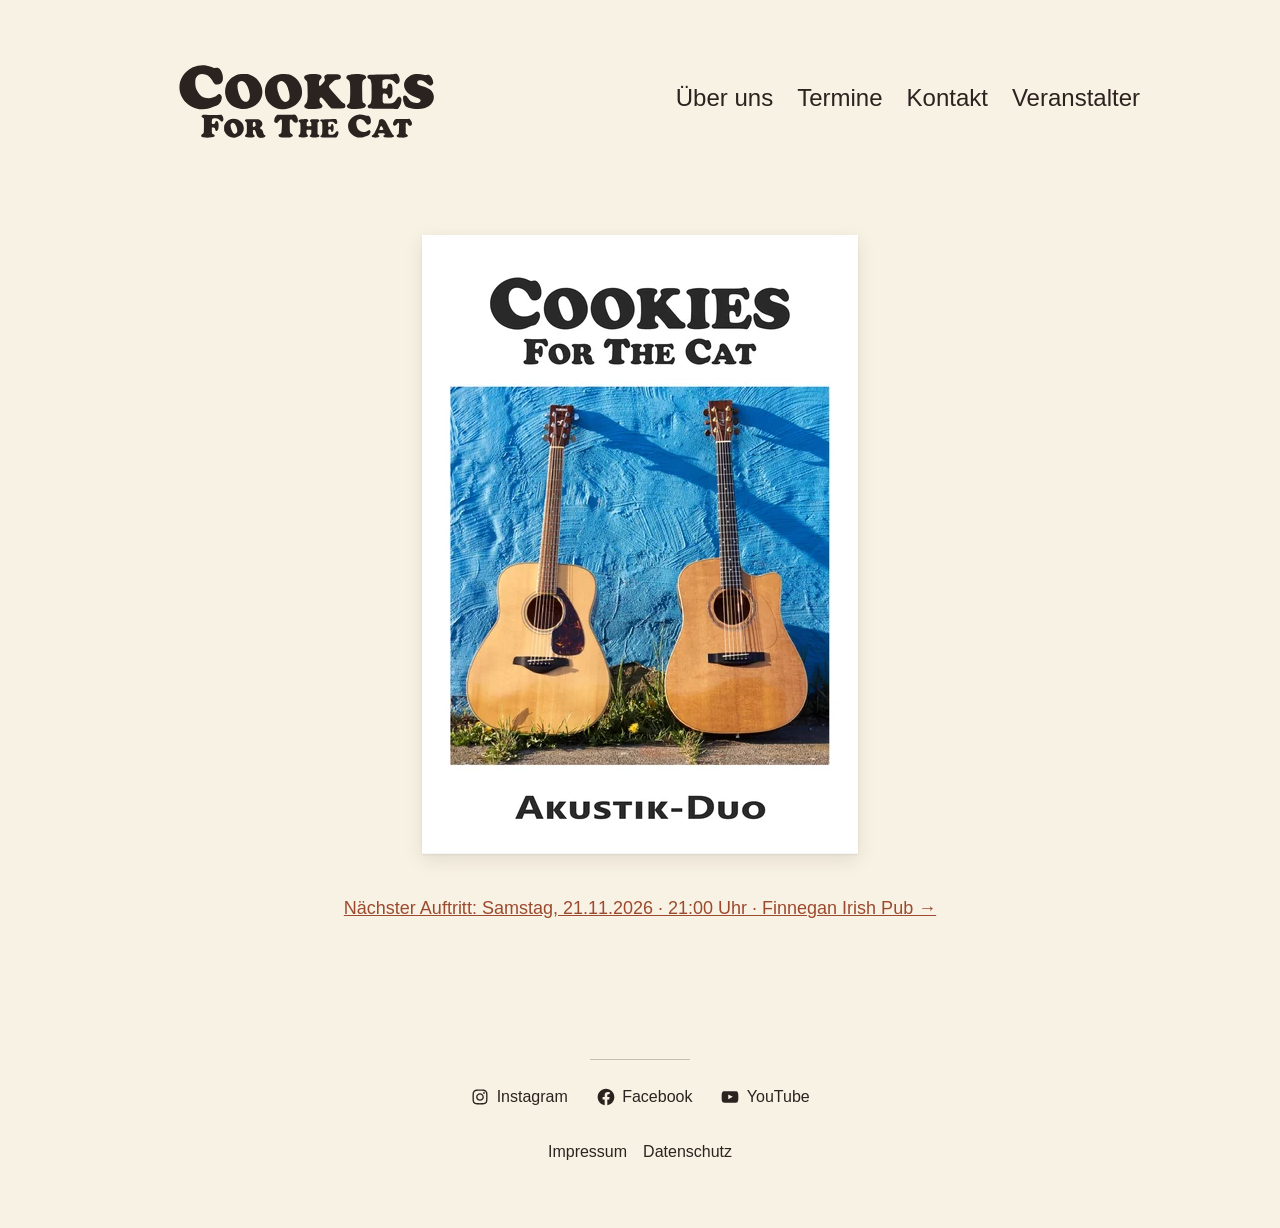
<file: index.html>
<!DOCTYPE html>
<html lang="de">
<head>
<meta charset="utf-8">
<meta name="viewport" content="width=device-width, initial-scale=1">
<title>Cookies For The Cat</title>
<meta name="description" content="Cookies For The Cat – Akustik-Duo aus Schleswig-Holstein. Zwei Gitarren, zwei Stimmen, Folk, Rock, Country und Americana.">
<link rel="canonical" href="https://www.cookiesforthecat.de/">
<meta property="og:type" content="website">
<meta property="og:locale" content="de_DE">
<meta property="og:site_name" content="Cookies For The Cat">
<meta property="og:title" content="Cookies For The Cat">
<meta property="og:description" content="Cookies For The Cat – Akustik-Duo aus Schleswig-Holstein. Zwei Gitarren, zwei Stimmen, Folk, Rock, Country und Americana.">
<meta property="og:url" content="https://www.cookiesforthecat.de/">
<meta property="og:image" content="https://www.cookiesforthecat.de/assets/img/share.jpg">
<meta property="og:image:width" content="1200">
<meta property="og:image:height" content="630">
<meta property="og:image:alt" content="Cookies For The Cat: Tula Kratzmann und Volkmar Steffen mit ihren Gitarren in einem Kornfeld.">
<meta name="twitter:card" content="summary_large_image">
<meta name="theme-color" content="#f8f2e4">
<link rel="icon" href="favicon.ico" sizes="16x16 32x32 48x48">
<link rel="apple-touch-icon" href="apple-touch-icon.png">
<link rel="manifest" href="site.webmanifest">
<link rel="stylesheet" href="assets/style.css">
<script type="application/ld+json">
{
  "@context": "https://schema.org",
  "@type": "MusicGroup",
  "name": "Cookies For The Cat",
  "url": "https://www.cookiesforthecat.de/",
  "description": "Akustik-Duo aus Schleswig-Holstein. Zwei Gitarren, zwei Stimmen, Folk, Rock, Country und Americana.",
  "genre": ["Folk", "Rock", "Country", "Americana"],
  "foundingDate": "2017",
  "email": "kontakt@cookiesforthecat.de",
  "image": "https://www.cookiesforthecat.de/assets/img/share.jpg",
  "logo": "https://www.cookiesforthecat.de/assets/wordmark.svg",
  "member": [
    { "@type": "Person", "name": "Volkmar Steffen" },
    { "@type": "Person", "name": "Tula Kratzmann" }
  ],
  "sameAs": [
    "https://www.instagram.com/cookiesforthecat_de/",
    "https://www.facebook.com/CookiesForTheCat",
    "https://www.youtube.com/channel/UCidFSXmjvn1XzTlVbOlp90w"
  ]
}
</script>
</head>
<body>

<a class="skip-link" href="#inhalt">Zum Inhalt springen</a>

<header class="site-header">
  <div class="wrap site-header-inner">
    <p class="site-title"><a href="./"><img src="assets/wordmark.svg"
      alt="Cookies For The Cat" width="1386" height="314"></a></p>
    <nav class="site-nav" aria-label="Hauptnavigation">
      <ul>
        <li><a href="ueber-uns/">Über uns</a></li>
        <li><a href="termine/">Termine</a></li>
        <li><a href="kontakt/">Kontakt</a></li>
        <li><a href="veranstalter/">Veranstalter</a></li>
      </ul>
    </nav>
  </div>
</header>

<main id="inhalt" class="wrap">
  <h1 class="visually-hidden">Cookies For The Cat</h1>

  <figure class="flyer"><img src="assets/img/startseite.webp" fetchpriority="high"
    width="436" height="619"
    alt="Flyer: Cookies For The Cat, Akustik-Duo für Rock, Pop und Folk. Zwei Akustikgitarren lehnen an einer blau gestrichenen Wand."></figure>

  <!-- NEXT:START — generated by skripte/termine.py. -->
  <p class="centred"><a href="termine/">Nächster Auftritt: Samstag, 21.11.2026 · 21:00 Uhr &middot; Finnegan Irish Pub &rarr;</a></p>
  <!-- NEXT:END -->
</main>

<footer class="site-footer">
  <div class="wrap">
    <hr class="footer-rule">
    <ul class="social">
        <li><a href="https://www.instagram.com/cookiesforthecat_de/" rel="noopener" target="_blank"><svg viewBox="0 0 24 24" aria-hidden="true" focusable="false"><path d="M12,4.622c2.403,0,2.688,0.009,3.637,0.052c0.877,0.04,1.354,0.187,1.671,0.31c0.42,0.163,0.72,0.358,1.035,0.673c0.315,0.315,0.51,0.615,0.673,1.035c0.123,0.317,0.27,0.794,0.31,1.671c0.043,0.949,0.052,1.234,0.052,3.637s-0.009,2.688-0.052,3.637c-0.04,0.877-0.187,1.354-0.31,1.671c-0.163,0.42-0.358,0.72-0.673,1.035c-0.315,0.315-0.615,0.51-1.035,0.673c-0.317,0.123-0.794,0.27-1.671,0.31c-0.949,0.043-1.233,0.052-3.637,0.052s-2.688-0.009-3.637-0.052c-0.877-0.04-1.354-0.187-1.671-0.31c-0.42-0.163-0.72-0.358-1.035-0.673c-0.315-0.315-0.51-0.615-0.673-1.035c-0.123-0.317-0.27-0.794-0.31-1.671C4.631,14.688,4.622,14.403,4.622,12s0.009-2.688,0.052-3.637c0.04-0.877,0.187-1.354,0.31-1.671c0.163-0.42,0.358-0.72,0.673-1.035c0.315-0.315,0.615-0.51,1.035-0.673c0.317-0.123,0.794-0.27,1.671-0.31C9.312,4.631,9.597,4.622,12,4.622 M12,3C9.556,3,9.249,3.01,8.289,3.054C7.331,3.098,6.677,3.25,6.105,3.472C5.513,3.702,5.011,4.01,4.511,4.511c-0.5,0.5-0.808,1.002-1.038,1.594C3.25,6.677,3.098,7.331,3.054,8.289C3.01,9.249,3,9.556,3,12c0,2.444,0.01,2.751,0.054,3.711c0.044,0.958,0.196,1.612,0.418,2.185c0.23,0.592,0.538,1.094,1.038,1.594c0.5,0.5,1.002,0.808,1.594,1.038c0.572,0.222,1.227,0.375,2.185,0.418C9.249,20.99,9.556,21,12,21s2.751-0.01,3.711-0.054c0.958-0.044,1.612-0.196,2.185-0.418c0.592-0.23,1.094-0.538,1.594-1.038c0.5-0.5,0.808-1.002,1.038-1.594c0.222-0.572,0.375-1.227,0.418-2.185C20.99,14.751,21,14.444,21,12s-0.01-2.751-0.054-3.711c-0.044-0.958-0.196-1.612-0.418-2.185c-0.23-0.592-0.538-1.094-1.038-1.594c-0.5-0.5-1.002-0.808-1.594-1.038c-0.572-0.222-1.227-0.375-2.185-0.418C14.751,3.01,14.444,3,12,3L12,3z M12,7.378c-2.552,0-4.622,2.069-4.622,4.622S9.448,16.622,12,16.622s4.622-2.069,4.622-4.622S14.552,7.378,12,7.378z M12,15c-1.657,0-3-1.343-3-3s1.343-3,3-3s3,1.343,3,3S13.657,15,12,15z M16.804,6.116c-0.596,0-1.08,0.484-1.08,1.08s0.484,1.08,1.08,1.08c0.596,0,1.08-0.484,1.08-1.08S17.401,6.116,16.804,6.116z"></path></svg><span>Instagram</span></a></li>
        <li><a href="https://www.facebook.com/CookiesForTheCat" rel="noopener" target="_blank"><svg viewBox="0 0 24 24" aria-hidden="true" focusable="false"><path d="M12 2C6.5 2 2 6.5 2 12c0 5 3.7 9.1 8.4 9.9v-7H7.9V12h2.5V9.8c0-2.5 1.5-3.9 3.8-3.9 1.1 0 2.2.2 2.2.2v2.5h-1.3c-1.2 0-1.6.8-1.6 1.6V12h2.8l-.4 2.9h-2.3v7C18.3 21.1 22 17 22 12c0-5.5-4.5-10-10-10z"></path></svg><span>Facebook</span></a></li>
        <li><a href="https://www.youtube.com/channel/UCidFSXmjvn1XzTlVbOlp90w" rel="noopener" target="_blank"><svg viewBox="0 0 24 24" aria-hidden="true" focusable="false"><path d="M21.8,8.001c0,0-0.195-1.378-0.795-1.985c-0.76-0.797-1.613-0.801-2.004-0.847c-2.799-0.202-6.997-0.202-6.997-0.202h-0.009c0,0-4.198,0-6.997,0.202C4.608,5.216,3.756,5.22,2.995,6.016C2.395,6.623,2.2,8.001,2.2,8.001S2,9.62,2,11.238v1.517c0,1.618,0.2,3.237,0.2,3.237s0.195,1.378,0.795,1.985c0.761,0.797,1.76,0.771,2.205,0.855c1.6,0.153,6.8,0.201,6.8,0.201s4.203-0.006,7.001-0.209c0.391-0.047,1.243-0.051,2.004-0.847c0.6-0.607,0.795-1.985,0.795-1.985s0.2-1.618,0.2-3.237v-1.517C22,9.62,21.8,8.001,21.8,8.001z M9.935,14.594l-0.001-5.62l5.404,2.82L9.935,14.594z"></path></svg><span>YouTube</span></a></li>
    </ul>
    <ul class="legal">
      <li><a href="impressum/">Impressum</a></li>
      <li><a href="datenschutz/">Datenschutz</a></li>
    </ul>
  </div>
</footer>

</body>
</html>
</file>
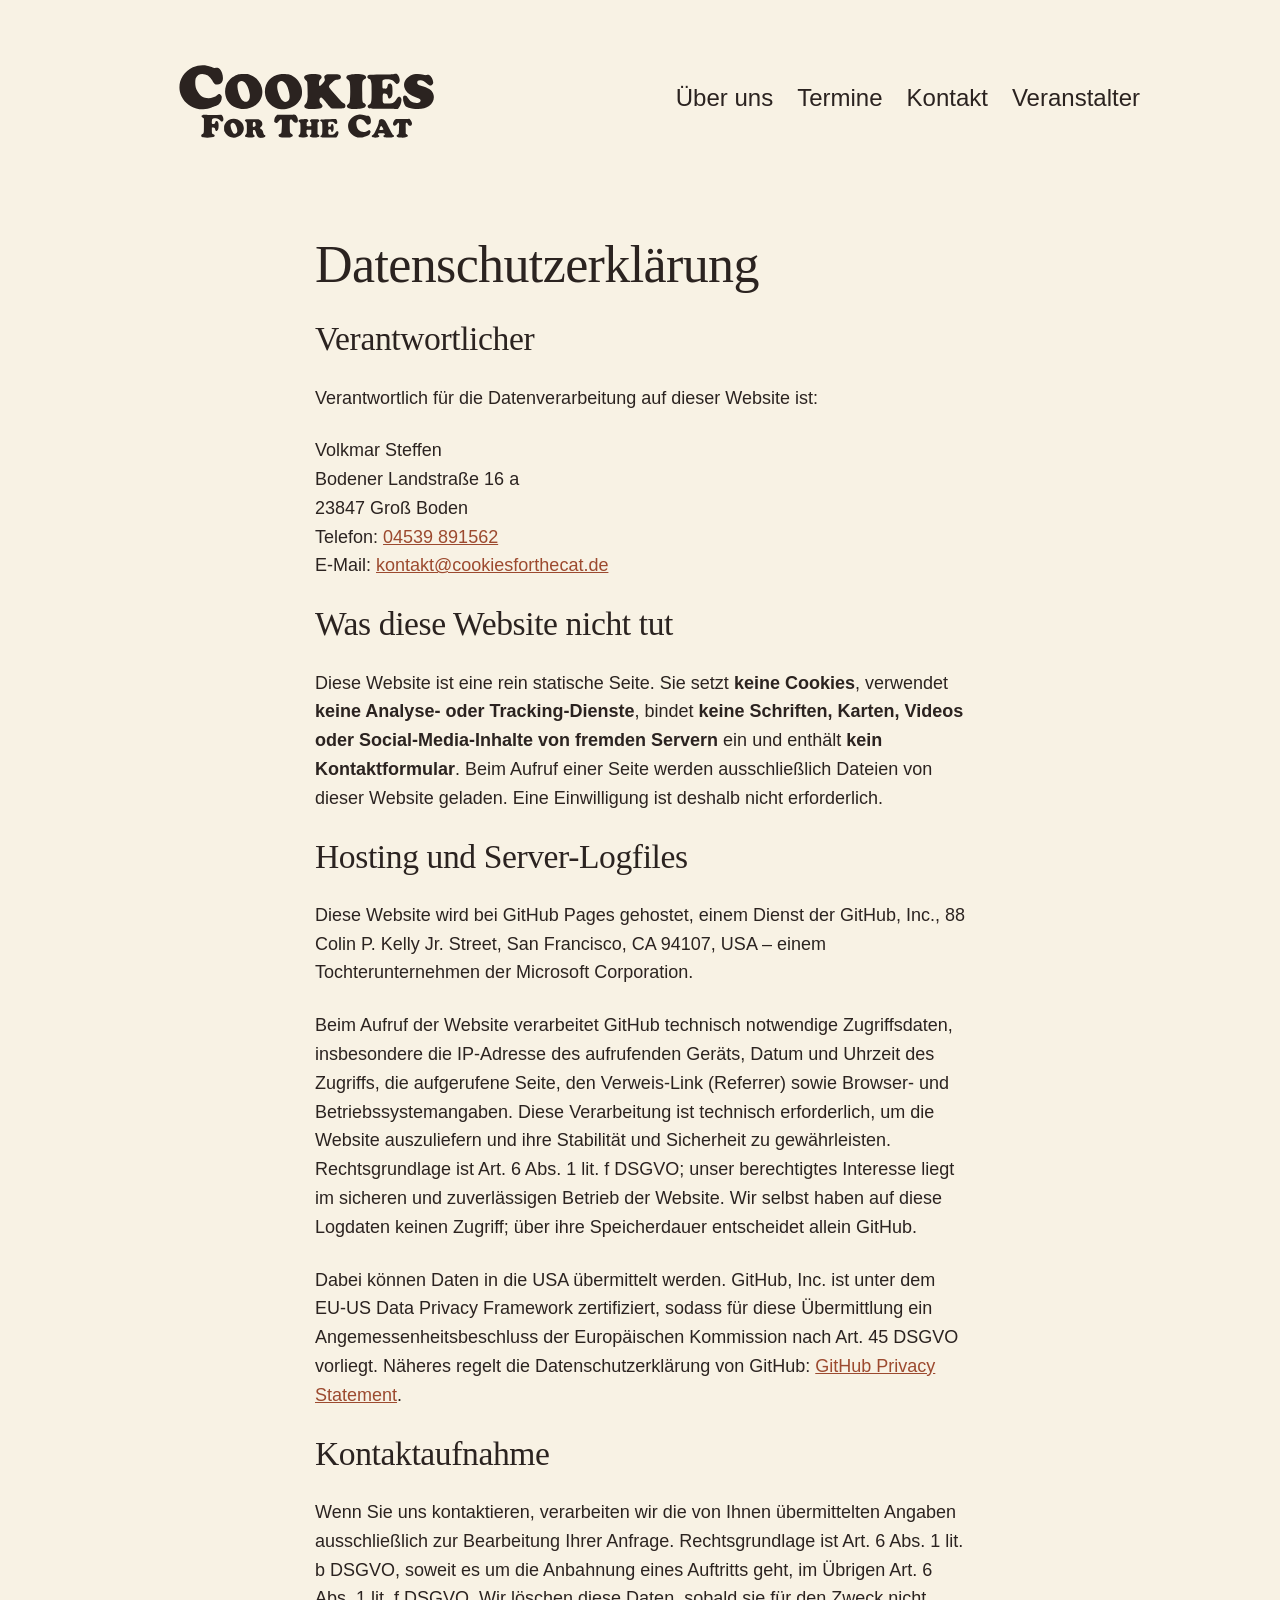
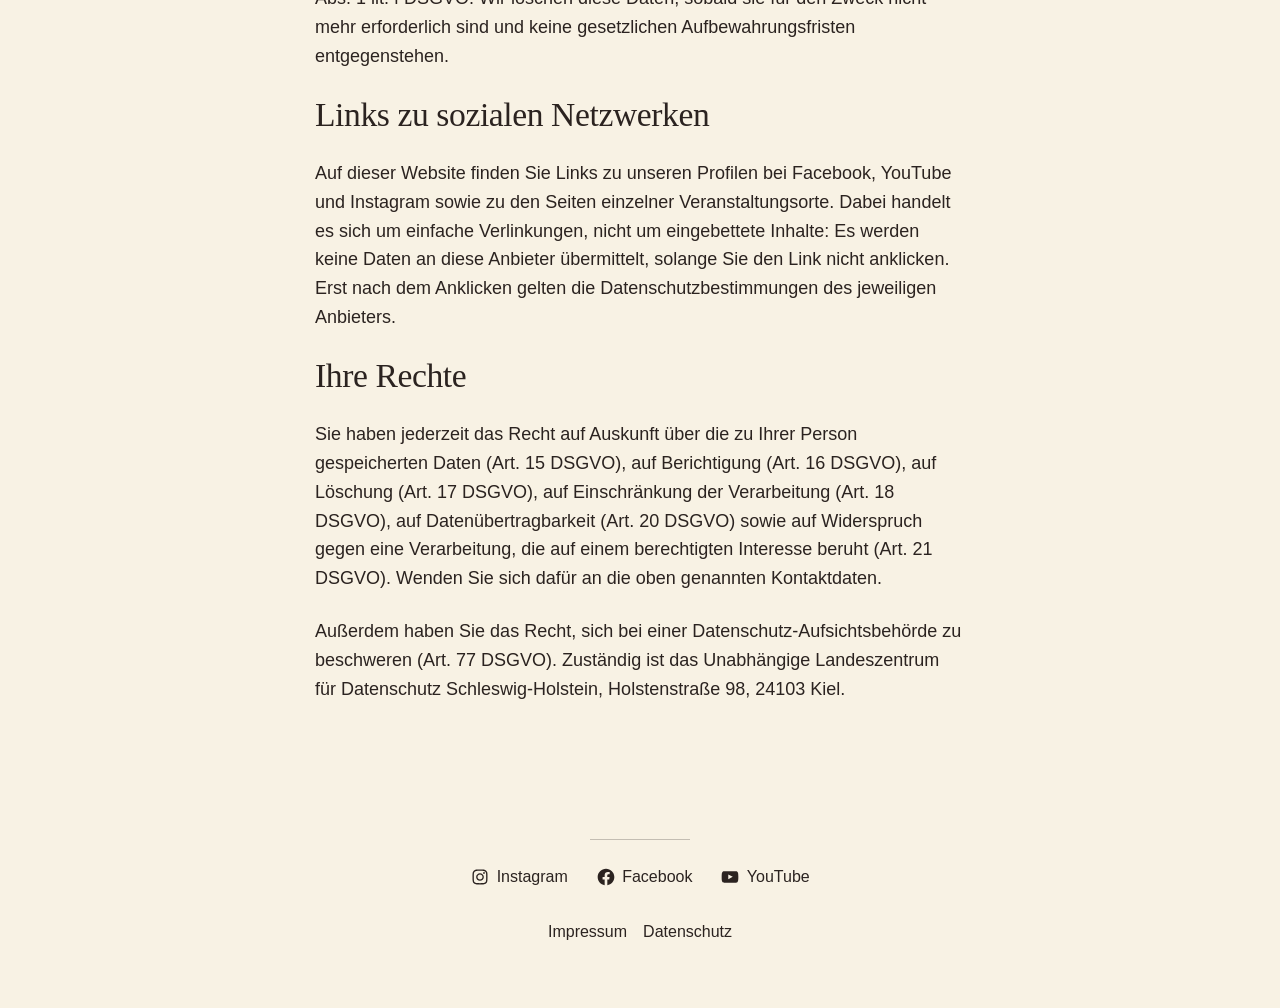
<file: datenschutz/index.html>
<!DOCTYPE html>
<html lang="de">
<head>
<meta charset="utf-8">
<meta name="viewport" content="width=device-width, initial-scale=1">
<title>Datenschutzerklärung – Cookies For The Cat</title>
<meta name="description" content="Wie diese Website mit personenbezogenen Daten umgeht: keine Cookies, kein Tracking, keine Inhalte von fremden Servern.">
<meta name="robots" content="max-image-preview:large">
<link rel="canonical" href="https://www.cookiesforthecat.de/datenschutz/">
<meta property="og:type" content="website">
<meta property="og:locale" content="de_DE">
<meta property="og:site_name" content="Cookies For The Cat">
<meta property="og:title" content="Datenschutzerklärung – Cookies For The Cat">
<meta property="og:description" content="Wie diese Website mit personenbezogenen Daten umgeht: keine Cookies, kein Tracking, keine Inhalte von fremden Servern.">
<meta property="og:url" content="https://www.cookiesforthecat.de/datenschutz/">
<meta property="og:image" content="https://www.cookiesforthecat.de/assets/img/share.jpg">
<meta property="og:image:width" content="1200">
<meta property="og:image:height" content="630">
<meta property="og:image:alt" content="Cookies For The Cat: Tula Kratzmann und Volkmar Steffen mit ihren Gitarren in einem Kornfeld.">
<meta name="twitter:card" content="summary_large_image">
<meta name="theme-color" content="#f8f2e4">
<link rel="icon" href="../favicon.ico" sizes="16x16 32x32 48x48">
<link rel="apple-touch-icon" href="../apple-touch-icon.png">
<link rel="manifest" href="../site.webmanifest">
<link rel="stylesheet" href="../assets/style.css">
</head>
<body>

<a class="skip-link" href="#inhalt">Zum Inhalt springen</a>

<header class="site-header">
  <div class="wrap site-header-inner">
    <p class="site-title"><a href="../"><img src="../assets/wordmark.svg"
      alt="Cookies For The Cat" width="1386" height="314"></a></p>
    <nav class="site-nav" aria-label="Hauptnavigation">
      <ul>
        <li><a href="../ueber-uns/">Über uns</a></li>
        <li><a href="../termine/">Termine</a></li>
        <li><a href="../kontakt/">Kontakt</a></li>
        <li><a href="../veranstalter/">Veranstalter</a></li>
      </ul>
    </nav>
  </div>
</header>

<main id="inhalt" class="wrap">
  <div class="content">
    <h1>Datenschutzerklärung</h1>
  </div>

  <div class="content">
    <h2>Verantwortlicher</h2>
    <p>Verantwortlich für die Datenverarbeitung auf dieser Website ist:</p>
    <address>Volkmar Steffen<br>
      Bodener Landstraße 16 a<br>
      23847 Groß Boden<br>
      Telefon: <a href="tel:+494539891562">04539 891562</a><br>
      E-Mail: <a href="mailto:kontakt@cookiesforthecat.de">kontakt@cookiesforthecat.de</a></address>

    <h2>Was diese Website nicht tut</h2>
    <p>Diese Website ist eine rein statische Seite. Sie setzt <strong>keine
      Cookies</strong>, verwendet <strong>keine Analyse- oder Tracking-Dienste</strong>,
      bindet <strong>keine Schriften, Karten, Videos oder Social-Media-Inhalte von
      fremden Servern</strong> ein und enthält <strong>kein Kontaktformular</strong>.
      Beim Aufruf einer Seite werden ausschließlich Dateien von dieser Website
      geladen. Eine Einwilligung ist deshalb nicht erforderlich.</p>

    <h2>Hosting und Server-Logfiles</h2>
    <p>Diese Website wird bei GitHub Pages gehostet, einem Dienst der GitHub, Inc.,
      88 Colin P. Kelly Jr. Street, San Francisco, CA 94107, USA – einem
      Tochterunternehmen der Microsoft Corporation.</p>
    <p>Beim Aufruf der Website verarbeitet GitHub technisch notwendige
      Zugriffsdaten, insbesondere die IP-Adresse des aufrufenden Geräts, Datum und
      Uhrzeit des Zugriffs, die aufgerufene Seite, den Verweis-Link (Referrer) sowie
      Browser- und Betriebssystemangaben. Diese Verarbeitung ist technisch
      erforderlich, um die Website auszuliefern und ihre Stabilität und Sicherheit
      zu gewährleisten. Rechtsgrundlage ist Art. 6 Abs. 1 lit. f DSGVO; unser
      berechtigtes Interesse liegt im sicheren und zuverlässigen Betrieb der
      Website. Wir selbst haben auf diese Logdaten keinen Zugriff; über ihre
      Speicherdauer entscheidet allein GitHub.</p>
    <p>Dabei können Daten in die USA übermittelt werden. GitHub, Inc. ist unter dem
      EU-US Data Privacy Framework zertifiziert, sodass für diese Übermittlung ein
      Angemessenheitsbeschluss der Europäischen Kommission nach Art. 45 DSGVO
      vorliegt. Näheres regelt die Datenschutzerklärung von GitHub:
      <a href="https://docs.github.com/de/site-policy/privacy-policies/github-general-privacy-statement" rel="noopener" target="_blank">GitHub Privacy Statement</a>.</p>

    <h2>Kontaktaufnahme</h2>
    <p>Wenn Sie uns kontaktieren, verarbeiten wir die von Ihnen übermittelten
      Angaben ausschließlich zur Bearbeitung Ihrer Anfrage.
      Rechtsgrundlage ist Art. 6 Abs. 1 lit. b DSGVO, soweit es um die Anbahnung
      eines Auftritts geht, im Übrigen Art. 6 Abs. 1 lit. f DSGVO. Wir löschen diese
      Daten, sobald sie für den Zweck nicht mehr erforderlich sind und keine
      gesetzlichen Aufbewahrungsfristen entgegenstehen.</p>

    <h2>Links zu sozialen Netzwerken</h2>
    <p>Auf dieser Website finden Sie Links zu unseren Profilen bei Facebook, YouTube
      und Instagram sowie zu den Seiten einzelner Veranstaltungsorte. Dabei handelt
      es sich um einfache Verlinkungen, nicht um eingebettete Inhalte: Es werden
      keine Daten an diese Anbieter übermittelt, solange Sie den Link nicht
      anklicken. Erst nach dem Anklicken gelten die Datenschutzbestimmungen des
      jeweiligen Anbieters.</p>

    <h2>Ihre Rechte</h2>
    <p>Sie haben jederzeit das Recht auf Auskunft über die zu Ihrer Person
      gespeicherten Daten (Art. 15 DSGVO), auf Berichtigung (Art. 16 DSGVO), auf
      Löschung (Art. 17 DSGVO), auf Einschränkung der Verarbeitung (Art. 18 DSGVO),
      auf Datenübertragbarkeit (Art. 20 DSGVO) sowie auf Widerspruch gegen eine
      Verarbeitung, die auf einem berechtigten Interesse beruht (Art. 21 DSGVO).
      Wenden Sie sich dafür an die oben genannten Kontaktdaten.</p>
    <p>Außerdem haben Sie das Recht, sich bei einer Datenschutz-Aufsichtsbehörde zu
      beschweren (Art. 77 DSGVO). Zuständig ist das Unabhängige Landeszentrum für
      Datenschutz Schleswig-Holstein, Holstenstraße 98, 24103 Kiel.</p>
  </div>
</main>

<footer class="site-footer">
  <div class="wrap">
    <hr class="footer-rule">
    <ul class="social">
        <li><a href="https://www.instagram.com/cookiesforthecat_de/" rel="noopener" target="_blank"><svg viewBox="0 0 24 24" aria-hidden="true" focusable="false"><path d="M12,4.622c2.403,0,2.688,0.009,3.637,0.052c0.877,0.04,1.354,0.187,1.671,0.31c0.42,0.163,0.72,0.358,1.035,0.673c0.315,0.315,0.51,0.615,0.673,1.035c0.123,0.317,0.27,0.794,0.31,1.671c0.043,0.949,0.052,1.234,0.052,3.637s-0.009,2.688-0.052,3.637c-0.04,0.877-0.187,1.354-0.31,1.671c-0.163,0.42-0.358,0.72-0.673,1.035c-0.315,0.315-0.615,0.51-1.035,0.673c-0.317,0.123-0.794,0.27-1.671,0.31c-0.949,0.043-1.233,0.052-3.637,0.052s-2.688-0.009-3.637-0.052c-0.877-0.04-1.354-0.187-1.671-0.31c-0.42-0.163-0.72-0.358-1.035-0.673c-0.315-0.315-0.51-0.615-0.673-1.035c-0.123-0.317-0.27-0.794-0.31-1.671C4.631,14.688,4.622,14.403,4.622,12s0.009-2.688,0.052-3.637c0.04-0.877,0.187-1.354,0.31-1.671c0.163-0.42,0.358-0.72,0.673-1.035c0.315-0.315,0.615-0.51,1.035-0.673c0.317-0.123,0.794-0.27,1.671-0.31C9.312,4.631,9.597,4.622,12,4.622 M12,3C9.556,3,9.249,3.01,8.289,3.054C7.331,3.098,6.677,3.25,6.105,3.472C5.513,3.702,5.011,4.01,4.511,4.511c-0.5,0.5-0.808,1.002-1.038,1.594C3.25,6.677,3.098,7.331,3.054,8.289C3.01,9.249,3,9.556,3,12c0,2.444,0.01,2.751,0.054,3.711c0.044,0.958,0.196,1.612,0.418,2.185c0.23,0.592,0.538,1.094,1.038,1.594c0.5,0.5,1.002,0.808,1.594,1.038c0.572,0.222,1.227,0.375,2.185,0.418C9.249,20.99,9.556,21,12,21s2.751-0.01,3.711-0.054c0.958-0.044,1.612-0.196,2.185-0.418c0.592-0.23,1.094-0.538,1.594-1.038c0.5-0.5,0.808-1.002,1.038-1.594c0.222-0.572,0.375-1.227,0.418-2.185C20.99,14.751,21,14.444,21,12s-0.01-2.751-0.054-3.711c-0.044-0.958-0.196-1.612-0.418-2.185c-0.23-0.592-0.538-1.094-1.038-1.594c-0.5-0.5-1.002-0.808-1.594-1.038c-0.572-0.222-1.227-0.375-2.185-0.418C14.751,3.01,14.444,3,12,3L12,3z M12,7.378c-2.552,0-4.622,2.069-4.622,4.622S9.448,16.622,12,16.622s4.622-2.069,4.622-4.622S14.552,7.378,12,7.378z M12,15c-1.657,0-3-1.343-3-3s1.343-3,3-3s3,1.343,3,3S13.657,15,12,15z M16.804,6.116c-0.596,0-1.08,0.484-1.08,1.08s0.484,1.08,1.08,1.08c0.596,0,1.08-0.484,1.08-1.08S17.401,6.116,16.804,6.116z"></path></svg><span>Instagram</span></a></li>
        <li><a href="https://www.facebook.com/CookiesForTheCat" rel="noopener" target="_blank"><svg viewBox="0 0 24 24" aria-hidden="true" focusable="false"><path d="M12 2C6.5 2 2 6.5 2 12c0 5 3.7 9.1 8.4 9.9v-7H7.9V12h2.5V9.8c0-2.5 1.5-3.9 3.8-3.9 1.1 0 2.2.2 2.2.2v2.5h-1.3c-1.2 0-1.6.8-1.6 1.6V12h2.8l-.4 2.9h-2.3v7C18.3 21.1 22 17 22 12c0-5.5-4.5-10-10-10z"></path></svg><span>Facebook</span></a></li>
        <li><a href="https://www.youtube.com/channel/UCidFSXmjvn1XzTlVbOlp90w" rel="noopener" target="_blank"><svg viewBox="0 0 24 24" aria-hidden="true" focusable="false"><path d="M21.8,8.001c0,0-0.195-1.378-0.795-1.985c-0.76-0.797-1.613-0.801-2.004-0.847c-2.799-0.202-6.997-0.202-6.997-0.202h-0.009c0,0-4.198,0-6.997,0.202C4.608,5.216,3.756,5.22,2.995,6.016C2.395,6.623,2.2,8.001,2.2,8.001S2,9.62,2,11.238v1.517c0,1.618,0.2,3.237,0.2,3.237s0.195,1.378,0.795,1.985c0.761,0.797,1.76,0.771,2.205,0.855c1.6,0.153,6.8,0.201,6.8,0.201s4.203-0.006,7.001-0.209c0.391-0.047,1.243-0.051,2.004-0.847c0.6-0.607,0.795-1.985,0.795-1.985s0.2-1.618,0.2-3.237v-1.517C22,9.62,21.8,8.001,21.8,8.001z M9.935,14.594l-0.001-5.62l5.404,2.82L9.935,14.594z"></path></svg><span>YouTube</span></a></li>
    </ul>
    <ul class="legal">
      <li><a href="../impressum/">Impressum</a></li>
      <li><a href="../datenschutz/">Datenschutz</a></li>
    </ul>
  </div>
</footer>

</body>
</html>
</file>
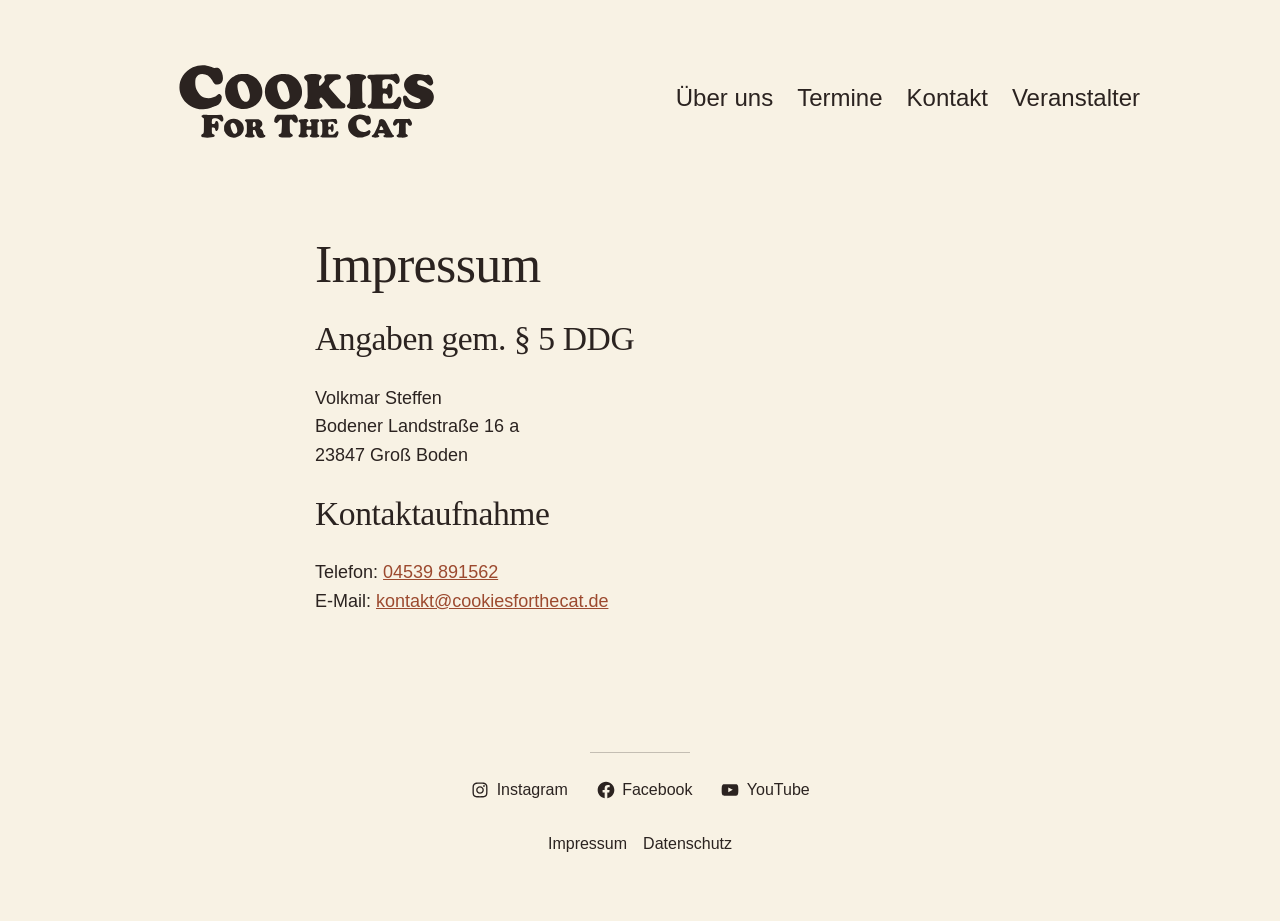
<file: impressum/index.html>
<!DOCTYPE html>
<html lang="de">
<head>
<meta charset="utf-8">
<meta name="viewport" content="width=device-width, initial-scale=1">
<title>Impressum – Cookies For The Cat</title>
<meta name="description" content="Anbieterkennzeichnung nach § 5 DDG: Name, Anschrift und Kontakt.">
<meta name="robots" content="max-image-preview:large">
<link rel="canonical" href="https://www.cookiesforthecat.de/impressum/">
<meta property="og:type" content="website">
<meta property="og:locale" content="de_DE">
<meta property="og:site_name" content="Cookies For The Cat">
<meta property="og:title" content="Impressum – Cookies For The Cat">
<meta property="og:description" content="Anbieterkennzeichnung nach § 5 DDG: Name, Anschrift und Kontakt.">
<meta property="og:url" content="https://www.cookiesforthecat.de/impressum/">
<meta property="og:image" content="https://www.cookiesforthecat.de/assets/img/share.jpg">
<meta property="og:image:width" content="1200">
<meta property="og:image:height" content="630">
<meta property="og:image:alt" content="Cookies For The Cat: Tula Kratzmann und Volkmar Steffen mit ihren Gitarren in einem Kornfeld.">
<meta name="twitter:card" content="summary_large_image">
<meta name="theme-color" content="#f8f2e4">
<link rel="icon" href="../favicon.ico" sizes="16x16 32x32 48x48">
<link rel="apple-touch-icon" href="../apple-touch-icon.png">
<link rel="manifest" href="../site.webmanifest">
<link rel="stylesheet" href="../assets/style.css">
</head>
<body>

<a class="skip-link" href="#inhalt">Zum Inhalt springen</a>

<header class="site-header">
  <div class="wrap site-header-inner">
    <p class="site-title"><a href="../"><img src="../assets/wordmark.svg"
      alt="Cookies For The Cat" width="1386" height="314"></a></p>
    <nav class="site-nav" aria-label="Hauptnavigation">
      <ul>
        <li><a href="../ueber-uns/">Über uns</a></li>
        <li><a href="../termine/">Termine</a></li>
        <li><a href="../kontakt/">Kontakt</a></li>
        <li><a href="../veranstalter/">Veranstalter</a></li>
      </ul>
    </nav>
  </div>
</header>

<main id="inhalt" class="wrap">
  <div class="content">
    <h1>Impressum</h1>
  </div>

  <div class="content">
    <h2>Angaben gem. § 5 DDG</h2>
    <address>Volkmar Steffen<br>
      Bodener Landstraße 16 a<br>
      23847 Groß Boden</address>

    <h2>Kontaktaufnahme</h2>
    <address>Telefon: <a href="tel:+494539891562">04539 891562</a><br>
      E-Mail: <a href="mailto:kontakt@cookiesforthecat.de">kontakt@cookiesforthecat.de</a></address>

  </div>
</main>

<footer class="site-footer">
  <div class="wrap">
    <hr class="footer-rule">
    <ul class="social">
        <li><a href="https://www.instagram.com/cookiesforthecat_de/" rel="noopener" target="_blank"><svg viewBox="0 0 24 24" aria-hidden="true" focusable="false"><path d="M12,4.622c2.403,0,2.688,0.009,3.637,0.052c0.877,0.04,1.354,0.187,1.671,0.31c0.42,0.163,0.72,0.358,1.035,0.673c0.315,0.315,0.51,0.615,0.673,1.035c0.123,0.317,0.27,0.794,0.31,1.671c0.043,0.949,0.052,1.234,0.052,3.637s-0.009,2.688-0.052,3.637c-0.04,0.877-0.187,1.354-0.31,1.671c-0.163,0.42-0.358,0.72-0.673,1.035c-0.315,0.315-0.615,0.51-1.035,0.673c-0.317,0.123-0.794,0.27-1.671,0.31c-0.949,0.043-1.233,0.052-3.637,0.052s-2.688-0.009-3.637-0.052c-0.877-0.04-1.354-0.187-1.671-0.31c-0.42-0.163-0.72-0.358-1.035-0.673c-0.315-0.315-0.51-0.615-0.673-1.035c-0.123-0.317-0.27-0.794-0.31-1.671C4.631,14.688,4.622,14.403,4.622,12s0.009-2.688,0.052-3.637c0.04-0.877,0.187-1.354,0.31-1.671c0.163-0.42,0.358-0.72,0.673-1.035c0.315-0.315,0.615-0.51,1.035-0.673c0.317-0.123,0.794-0.27,1.671-0.31C9.312,4.631,9.597,4.622,12,4.622 M12,3C9.556,3,9.249,3.01,8.289,3.054C7.331,3.098,6.677,3.25,6.105,3.472C5.513,3.702,5.011,4.01,4.511,4.511c-0.5,0.5-0.808,1.002-1.038,1.594C3.25,6.677,3.098,7.331,3.054,8.289C3.01,9.249,3,9.556,3,12c0,2.444,0.01,2.751,0.054,3.711c0.044,0.958,0.196,1.612,0.418,2.185c0.23,0.592,0.538,1.094,1.038,1.594c0.5,0.5,1.002,0.808,1.594,1.038c0.572,0.222,1.227,0.375,2.185,0.418C9.249,20.99,9.556,21,12,21s2.751-0.01,3.711-0.054c0.958-0.044,1.612-0.196,2.185-0.418c0.592-0.23,1.094-0.538,1.594-1.038c0.5-0.5,0.808-1.002,1.038-1.594c0.222-0.572,0.375-1.227,0.418-2.185C20.99,14.751,21,14.444,21,12s-0.01-2.751-0.054-3.711c-0.044-0.958-0.196-1.612-0.418-2.185c-0.23-0.592-0.538-1.094-1.038-1.594c-0.5-0.5-1.002-0.808-1.594-1.038c-0.572-0.222-1.227-0.375-2.185-0.418C14.751,3.01,14.444,3,12,3L12,3z M12,7.378c-2.552,0-4.622,2.069-4.622,4.622S9.448,16.622,12,16.622s4.622-2.069,4.622-4.622S14.552,7.378,12,7.378z M12,15c-1.657,0-3-1.343-3-3s1.343-3,3-3s3,1.343,3,3S13.657,15,12,15z M16.804,6.116c-0.596,0-1.08,0.484-1.08,1.08s0.484,1.08,1.08,1.08c0.596,0,1.08-0.484,1.08-1.08S17.401,6.116,16.804,6.116z"></path></svg><span>Instagram</span></a></li>
        <li><a href="https://www.facebook.com/CookiesForTheCat" rel="noopener" target="_blank"><svg viewBox="0 0 24 24" aria-hidden="true" focusable="false"><path d="M12 2C6.5 2 2 6.5 2 12c0 5 3.7 9.1 8.4 9.9v-7H7.9V12h2.5V9.8c0-2.5 1.5-3.9 3.8-3.9 1.1 0 2.2.2 2.2.2v2.5h-1.3c-1.2 0-1.6.8-1.6 1.6V12h2.8l-.4 2.9h-2.3v7C18.3 21.1 22 17 22 12c0-5.5-4.5-10-10-10z"></path></svg><span>Facebook</span></a></li>
        <li><a href="https://www.youtube.com/channel/UCidFSXmjvn1XzTlVbOlp90w" rel="noopener" target="_blank"><svg viewBox="0 0 24 24" aria-hidden="true" focusable="false"><path d="M21.8,8.001c0,0-0.195-1.378-0.795-1.985c-0.76-0.797-1.613-0.801-2.004-0.847c-2.799-0.202-6.997-0.202-6.997-0.202h-0.009c0,0-4.198,0-6.997,0.202C4.608,5.216,3.756,5.22,2.995,6.016C2.395,6.623,2.2,8.001,2.2,8.001S2,9.62,2,11.238v1.517c0,1.618,0.2,3.237,0.2,3.237s0.195,1.378,0.795,1.985c0.761,0.797,1.76,0.771,2.205,0.855c1.6,0.153,6.8,0.201,6.8,0.201s4.203-0.006,7.001-0.209c0.391-0.047,1.243-0.051,2.004-0.847c0.6-0.607,0.795-1.985,0.795-1.985s0.2-1.618,0.2-3.237v-1.517C22,9.62,21.8,8.001,21.8,8.001z M9.935,14.594l-0.001-5.62l5.404,2.82L9.935,14.594z"></path></svg><span>YouTube</span></a></li>
    </ul>
    <ul class="legal">
      <li><a href="../impressum/">Impressum</a></li>
      <li><a href="../datenschutz/">Datenschutz</a></li>
    </ul>
  </div>
</footer>

</body>
</html>
</file>
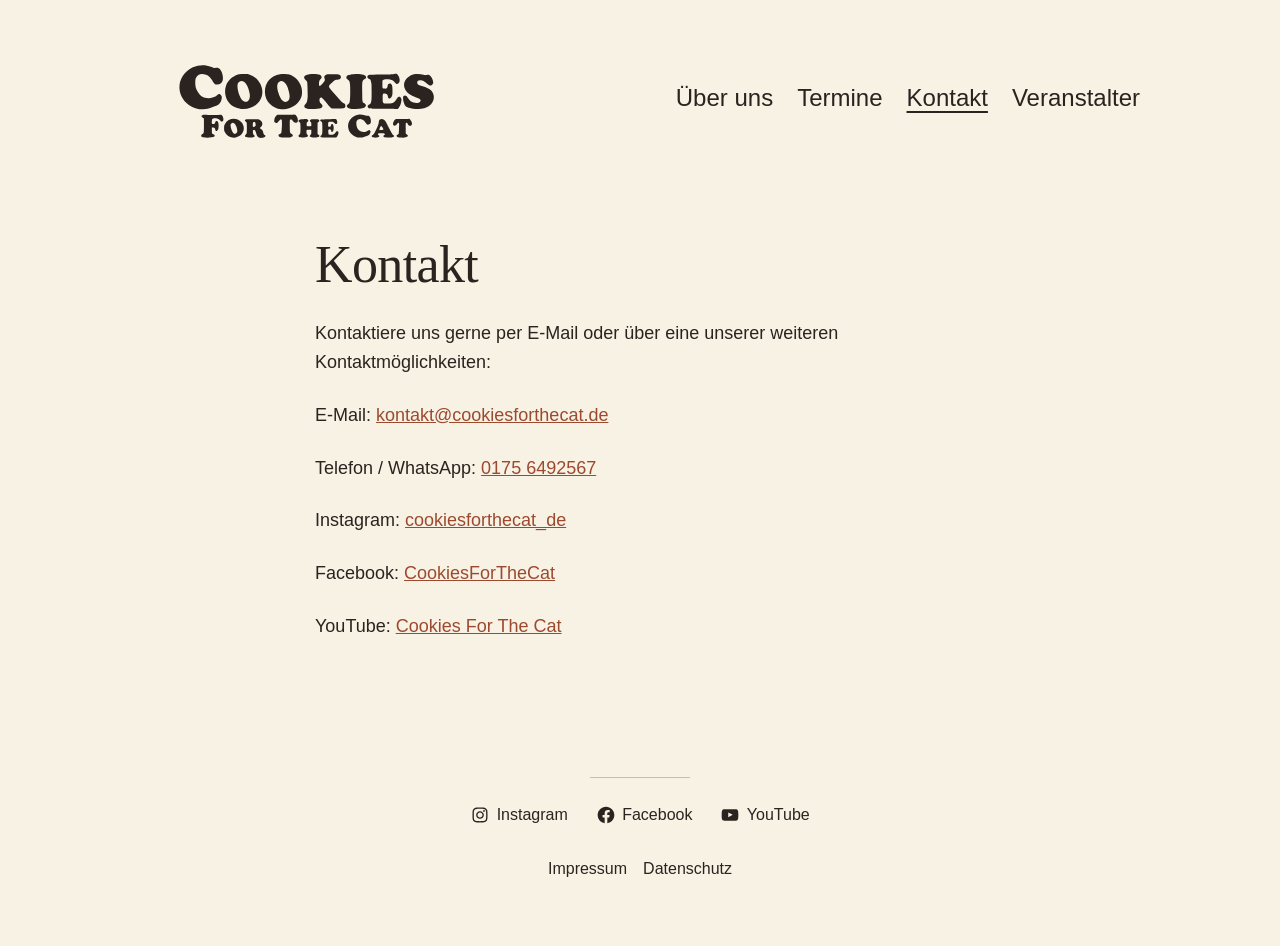
<file: kontakt/index.html>
<!DOCTYPE html>
<html lang="de">
<head>
<meta charset="utf-8">
<meta name="viewport" content="width=device-width, initial-scale=1">
<title>Kontakt – Cookies For The Cat</title>
<meta name="description" content="Cookies For The Cat für einen Auftritt anfragen – per E-Mail, Telefon oder über die sozialen Netzwerke.">
<meta name="robots" content="max-image-preview:large">
<link rel="canonical" href="https://www.cookiesforthecat.de/kontakt/">
<meta property="og:type" content="website">
<meta property="og:locale" content="de_DE">
<meta property="og:site_name" content="Cookies For The Cat">
<meta property="og:title" content="Kontakt – Cookies For The Cat">
<meta property="og:description" content="Cookies For The Cat für einen Auftritt anfragen – per E-Mail, Telefon oder über die sozialen Netzwerke.">
<meta property="og:url" content="https://www.cookiesforthecat.de/kontakt/">
<meta property="og:image" content="https://www.cookiesforthecat.de/assets/img/share.jpg">
<meta property="og:image:width" content="1200">
<meta property="og:image:height" content="630">
<meta property="og:image:alt" content="Cookies For The Cat: Tula Kratzmann und Volkmar Steffen mit ihren Gitarren in einem Kornfeld.">
<meta name="twitter:card" content="summary_large_image">
<meta name="theme-color" content="#f8f2e4">
<link rel="icon" href="../favicon.ico" sizes="16x16 32x32 48x48">
<link rel="apple-touch-icon" href="../apple-touch-icon.png">
<link rel="manifest" href="../site.webmanifest">
<link rel="stylesheet" href="../assets/style.css">
</head>
<body>

<a class="skip-link" href="#inhalt">Zum Inhalt springen</a>

<header class="site-header">
  <div class="wrap site-header-inner">
    <p class="site-title"><a href="../"><img src="../assets/wordmark.svg"
      alt="Cookies For The Cat" width="1386" height="314"></a></p>
    <nav class="site-nav" aria-label="Hauptnavigation">
      <ul>
        <li><a href="../ueber-uns/">Über uns</a></li>
        <li><a href="../termine/">Termine</a></li>
        <li><a href="../kontakt/" aria-current="page">Kontakt</a></li>
        <li><a href="../veranstalter/">Veranstalter</a></li>
      </ul>
    </nav>
  </div>
</header>

<main id="inhalt" class="wrap">
  <div class="content">
    <h1>Kontakt</h1>
  </div>

  <div class="content">
    <p>Kontaktiere uns gerne per E-Mail oder über eine unserer weiteren
      Kontaktmöglichkeiten:</p>
    <address>
      <p>E-Mail: <a href="mailto:kontakt@cookiesforthecat.de">kontakt@cookiesforthecat.de</a></p>
      <p>Telefon / WhatsApp: <a href="tel:+491756492567">0175 6492567</a></p>
      <p>Instagram: <a href="https://www.instagram.com/cookiesforthecat_de/" rel="noopener" target="_blank">cookiesforthecat_de</a></p>
      <p>Facebook: <a href="https://www.facebook.com/CookiesForTheCat" rel="noopener" target="_blank">CookiesForTheCat</a></p>
      <p>YouTube: <a href="https://www.youtube.com/channel/UCidFSXmjvn1XzTlVbOlp90w" rel="noopener" target="_blank">Cookies For The Cat</a></p>
    </address>
  </div>
</main>

<footer class="site-footer">
  <div class="wrap">
    <hr class="footer-rule">
    <ul class="social">
        <li><a href="https://www.instagram.com/cookiesforthecat_de/" rel="noopener" target="_blank"><svg viewBox="0 0 24 24" aria-hidden="true" focusable="false"><path d="M12,4.622c2.403,0,2.688,0.009,3.637,0.052c0.877,0.04,1.354,0.187,1.671,0.31c0.42,0.163,0.72,0.358,1.035,0.673c0.315,0.315,0.51,0.615,0.673,1.035c0.123,0.317,0.27,0.794,0.31,1.671c0.043,0.949,0.052,1.234,0.052,3.637s-0.009,2.688-0.052,3.637c-0.04,0.877-0.187,1.354-0.31,1.671c-0.163,0.42-0.358,0.72-0.673,1.035c-0.315,0.315-0.615,0.51-1.035,0.673c-0.317,0.123-0.794,0.27-1.671,0.31c-0.949,0.043-1.233,0.052-3.637,0.052s-2.688-0.009-3.637-0.052c-0.877-0.04-1.354-0.187-1.671-0.31c-0.42-0.163-0.72-0.358-1.035-0.673c-0.315-0.315-0.51-0.615-0.673-1.035c-0.123-0.317-0.27-0.794-0.31-1.671C4.631,14.688,4.622,14.403,4.622,12s0.009-2.688,0.052-3.637c0.04-0.877,0.187-1.354,0.31-1.671c0.163-0.42,0.358-0.72,0.673-1.035c0.315-0.315,0.615-0.51,1.035-0.673c0.317-0.123,0.794-0.27,1.671-0.31C9.312,4.631,9.597,4.622,12,4.622 M12,3C9.556,3,9.249,3.01,8.289,3.054C7.331,3.098,6.677,3.25,6.105,3.472C5.513,3.702,5.011,4.01,4.511,4.511c-0.5,0.5-0.808,1.002-1.038,1.594C3.25,6.677,3.098,7.331,3.054,8.289C3.01,9.249,3,9.556,3,12c0,2.444,0.01,2.751,0.054,3.711c0.044,0.958,0.196,1.612,0.418,2.185c0.23,0.592,0.538,1.094,1.038,1.594c0.5,0.5,1.002,0.808,1.594,1.038c0.572,0.222,1.227,0.375,2.185,0.418C9.249,20.99,9.556,21,12,21s2.751-0.01,3.711-0.054c0.958-0.044,1.612-0.196,2.185-0.418c0.592-0.23,1.094-0.538,1.594-1.038c0.5-0.5,0.808-1.002,1.038-1.594c0.222-0.572,0.375-1.227,0.418-2.185C20.99,14.751,21,14.444,21,12s-0.01-2.751-0.054-3.711c-0.044-0.958-0.196-1.612-0.418-2.185c-0.23-0.592-0.538-1.094-1.038-1.594c-0.5-0.5-1.002-0.808-1.594-1.038c-0.572-0.222-1.227-0.375-2.185-0.418C14.751,3.01,14.444,3,12,3L12,3z M12,7.378c-2.552,0-4.622,2.069-4.622,4.622S9.448,16.622,12,16.622s4.622-2.069,4.622-4.622S14.552,7.378,12,7.378z M12,15c-1.657,0-3-1.343-3-3s1.343-3,3-3s3,1.343,3,3S13.657,15,12,15z M16.804,6.116c-0.596,0-1.08,0.484-1.08,1.08s0.484,1.08,1.08,1.08c0.596,0,1.08-0.484,1.08-1.08S17.401,6.116,16.804,6.116z"></path></svg><span>Instagram</span></a></li>
        <li><a href="https://www.facebook.com/CookiesForTheCat" rel="noopener" target="_blank"><svg viewBox="0 0 24 24" aria-hidden="true" focusable="false"><path d="M12 2C6.5 2 2 6.5 2 12c0 5 3.7 9.1 8.4 9.9v-7H7.9V12h2.5V9.8c0-2.5 1.5-3.9 3.8-3.9 1.1 0 2.2.2 2.2.2v2.5h-1.3c-1.2 0-1.6.8-1.6 1.6V12h2.8l-.4 2.9h-2.3v7C18.3 21.1 22 17 22 12c0-5.5-4.5-10-10-10z"></path></svg><span>Facebook</span></a></li>
        <li><a href="https://www.youtube.com/channel/UCidFSXmjvn1XzTlVbOlp90w" rel="noopener" target="_blank"><svg viewBox="0 0 24 24" aria-hidden="true" focusable="false"><path d="M21.8,8.001c0,0-0.195-1.378-0.795-1.985c-0.76-0.797-1.613-0.801-2.004-0.847c-2.799-0.202-6.997-0.202-6.997-0.202h-0.009c0,0-4.198,0-6.997,0.202C4.608,5.216,3.756,5.22,2.995,6.016C2.395,6.623,2.2,8.001,2.2,8.001S2,9.62,2,11.238v1.517c0,1.618,0.2,3.237,0.2,3.237s0.195,1.378,0.795,1.985c0.761,0.797,1.76,0.771,2.205,0.855c1.6,0.153,6.8,0.201,6.8,0.201s4.203-0.006,7.001-0.209c0.391-0.047,1.243-0.051,2.004-0.847c0.6-0.607,0.795-1.985,0.795-1.985s0.2-1.618,0.2-3.237v-1.517C22,9.62,21.8,8.001,21.8,8.001z M9.935,14.594l-0.001-5.62l5.404,2.82L9.935,14.594z"></path></svg><span>YouTube</span></a></li>
    </ul>
    <ul class="legal">
      <li><a href="../impressum/">Impressum</a></li>
      <li><a href="../datenschutz/">Datenschutz</a></li>
    </ul>
  </div>
</footer>

</body>
</html>
</file>
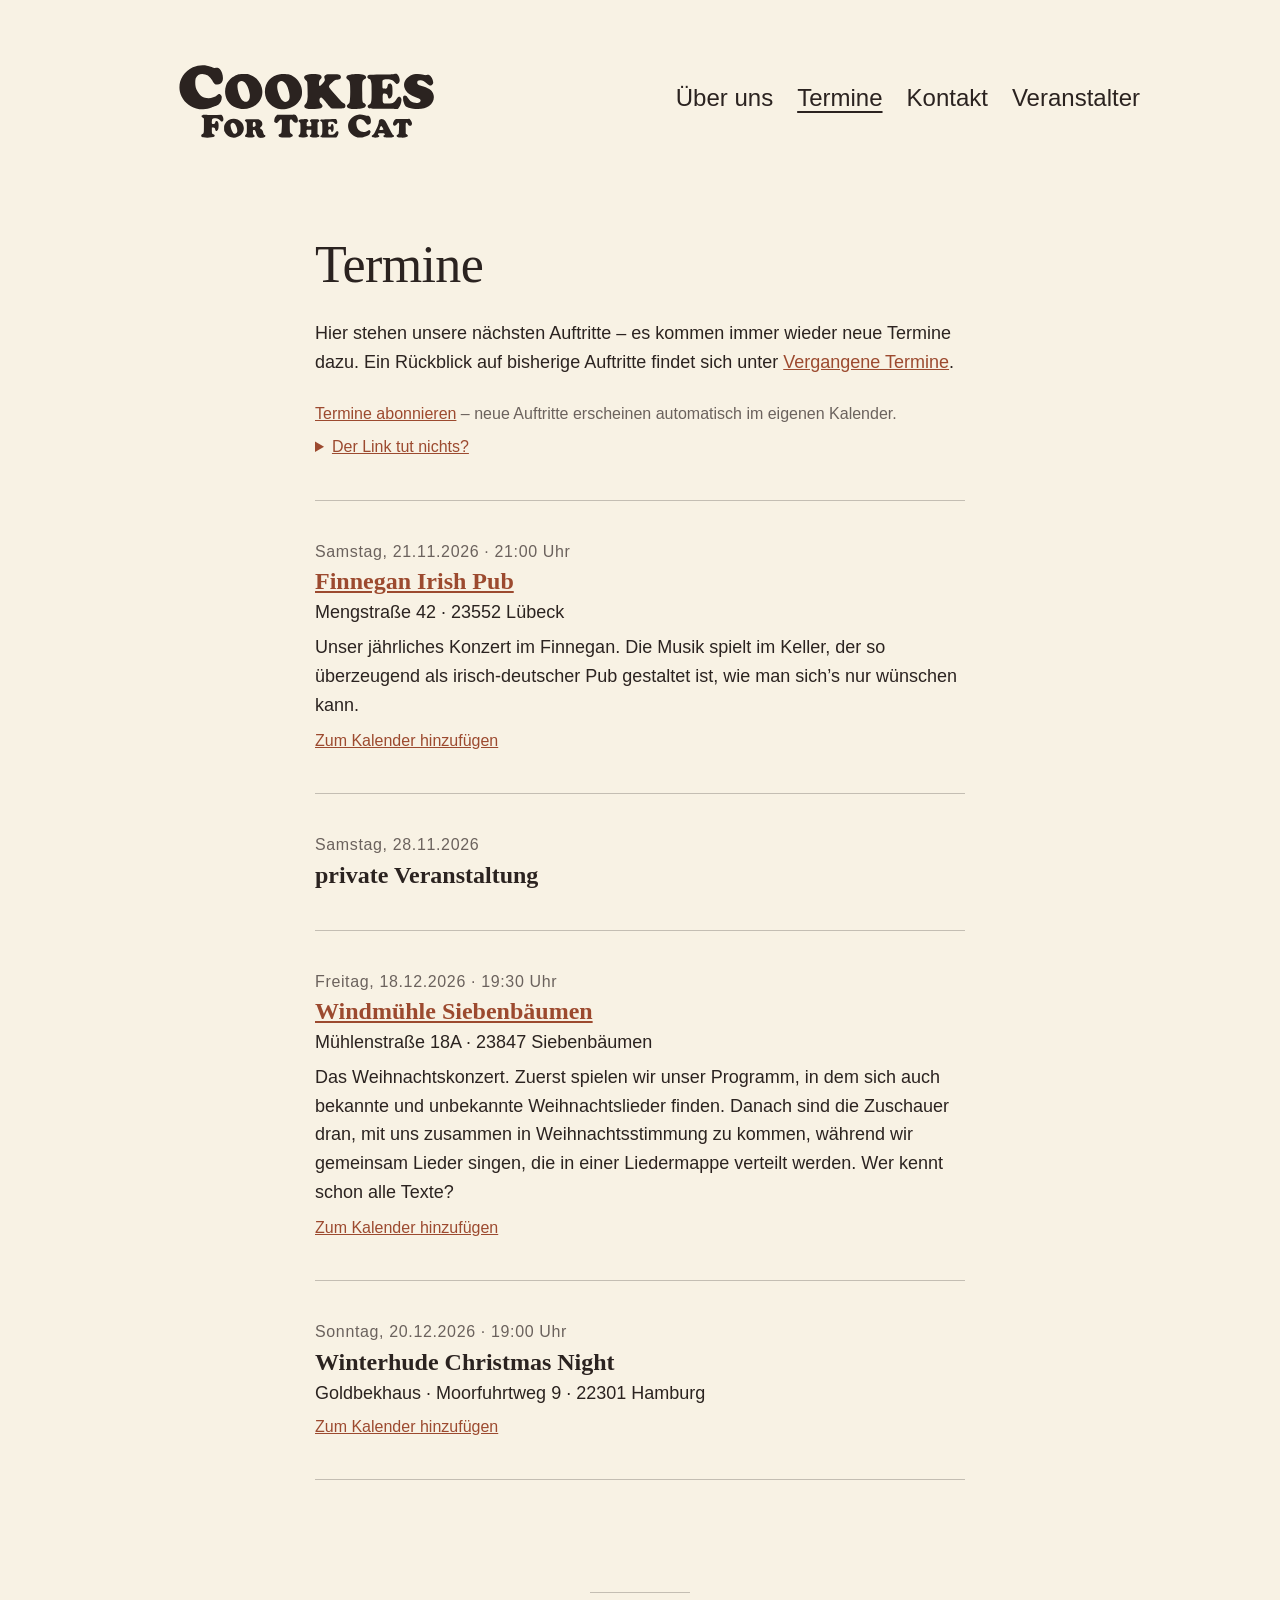
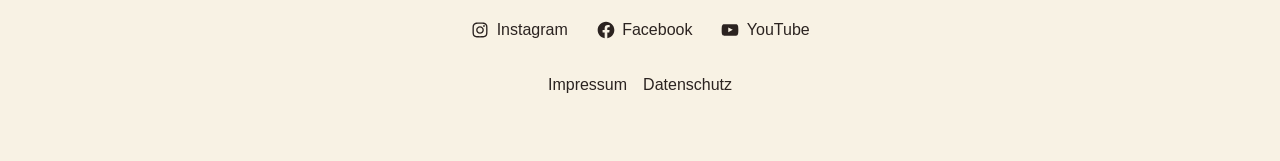
<file: termine/index.html>
<!DOCTYPE html>
<html lang="de">
<head>
<meta charset="utf-8">
<meta name="viewport" content="width=device-width, initial-scale=1">
<title>Termine – Cookies For The Cat</title>
<meta name="description" content="Alle kommenden Auftritte von Cookies For The Cat mit Datum, Uhrzeit und Veranstaltungsort.">
<link rel="canonical" href="https://www.cookiesforthecat.de/termine/">
<meta property="og:type" content="website">
<meta property="og:locale" content="de_DE">
<meta property="og:site_name" content="Cookies For The Cat">
<meta property="og:title" content="Termine – Cookies For The Cat">
<meta property="og:description" content="Alle kommenden Auftritte von Cookies For The Cat mit Datum, Uhrzeit und Veranstaltungsort.">
<meta property="og:url" content="https://www.cookiesforthecat.de/termine/">
<meta property="og:image" content="https://www.cookiesforthecat.de/assets/img/share.jpg">
<meta property="og:image:width" content="1200">
<meta property="og:image:height" content="630">
<meta property="og:image:alt" content="Cookies For The Cat: Tula Kratzmann und Volkmar Steffen mit ihren Gitarren in einem Kornfeld.">
<meta name="twitter:card" content="summary_large_image">
<meta name="theme-color" content="#f8f2e4">
<link rel="icon" href="../favicon.ico" sizes="16x16 32x32 48x48">
<link rel="apple-touch-icon" href="../apple-touch-icon.png">
<link rel="manifest" href="../site.webmanifest">
<link rel="stylesheet" href="../assets/style.css">
</head>
<body>

<a class="skip-link" href="#inhalt">Zum Inhalt springen</a>

<header class="site-header">
  <div class="wrap site-header-inner">
    <p class="site-title"><a href="../"><img src="../assets/wordmark.svg"
      alt="Cookies For The Cat" width="1386" height="314"></a></p>
    <nav class="site-nav" aria-label="Hauptnavigation">
      <ul>
        <li><a href="../ueber-uns/">Über uns</a></li>
        <li><a href="../termine/" aria-current="page">Termine</a></li>
        <li><a href="../kontakt/">Kontakt</a></li>
        <li><a href="../veranstalter/">Veranstalter</a></li>
      </ul>
    </nav>
  </div>
</header>

<main id="inhalt" class="wrap">
  <div class="content page-intro gigs-intro">
    <h1>Termine</h1>
    <p class="no-print">Hier stehen unsere nächsten Auftritte &ndash; es kommen immer wieder neue
      Termine dazu. Ein Rückblick auf bisherige Auftritte findet sich unter
      <a href="../vergangene-termine/">Vergangene Termine</a>.</p>
    <div class="calendar-subscription no-print">
      <p><a
        href="webcal://www.cookiesforthecat.de/termine/kalender.ics">Termine
        abonnieren</a> &ndash; neue Auftritte erscheinen automatisch im eigenen Kalender.</p>
      <details class="hint">
        <summary>Der Link tut nichts?</summary>
        <p><a href="https://calendar.google.com/calendar/r?cid=webcal%3A%2F%2Fwww.cookiesforthecat.de%2Ftermine%2Fkalender.ics"
          rel="noopener" target="_blank">Zum Google Kalender hinzufügen</a></p>
        <p>Oder diese Adresse von Hand in einer geeigneten Kalender-App einfügen:</p>
        <p><code class="feed-url">https://www.cookiesforthecat.de/termine/kalender.ics</code></p>
      </details>
    </div>
  </div>

  <!-- GIGS:START — generated by skripte/termine.py from the calendar.
       Do not hand-edit anything between the markers. -->
  <ul class="gigs content">
    <li class="gig">
      <p class="gig-date"><time datetime="2026-11-21">Samstag, 21.11.2026 · 21:00 Uhr</time></p>
      <p class="gig-venue"><a href="https://www.instagram.com/irish_pub_finnegan_hl/?hl=de" rel="noopener" target="_blank">Finnegan Irish Pub</a></p>
      <p class="gig-address">Mengstraße 42 · 23552 Lübeck</p>
      <p class="gig-note">Unser jährliches Konzert im Finnegan. Die Musik spielt im Keller, der so überzeugend als irisch-deutscher Pub gestaltet ist, wie man sich’s nur wünschen kann.</p>
      <p class="gig-add"><a href="kalender/2026-11-21-finnegan-irish-pub.ics">Zum Kalender hinzufügen</a></p>
    </li>
    <li class="gig">
      <p class="gig-date"><time datetime="2026-11-28">Samstag, 28.11.2026</time></p>
      <p class="gig-venue">private Veranstaltung</p>
    </li>
    <li class="gig">
      <p class="gig-date"><time datetime="2026-12-18">Freitag, 18.12.2026 · 19:30 Uhr</time></p>
      <p class="gig-venue"><a href="https://windmuehle-siebenbaeumen.de/" rel="noopener" target="_blank">Windmühle Siebenbäumen</a></p>
      <p class="gig-address">Mühlenstraße 18A · 23847 Siebenbäumen</p>
      <p class="gig-note">Das Weihnachtskonzert. Zuerst spielen wir unser Programm, in dem sich auch bekannte und unbekannte Weihnachtslieder finden. Danach sind die Zuschauer dran, mit uns zusammen in Weihnachtsstimmung zu kommen, während wir gemeinsam Lieder singen, die in einer Liedermappe verteilt werden. Wer kennt schon alle Texte?</p>
      <p class="gig-add"><a href="kalender/2026-12-18-windmuehle-siebenbaeumen.ics">Zum Kalender hinzufügen</a></p>
    </li>
    <li class="gig">
      <p class="gig-date"><time datetime="2026-12-20">Sonntag, 20.12.2026 · 19:00 Uhr</time></p>
      <p class="gig-venue">Winterhude Christmas Night</p>
      <p class="gig-address">Goldbekhaus · Moorfuhrtweg 9 · 22301 Hamburg</p>
      <p class="gig-add"><a href="kalender/2026-12-20-winterhude-christmas-night.ics">Zum Kalender hinzufügen</a></p>
    </li>
  </ul>
  <!-- GIGS:END -->

  <!-- EVENTS:START — generated by skripte/termine.py from the calendar. -->
  <script type="application/ld+json">
  [
    {
      "@context": "https://schema.org",
      "@type": "MusicEvent",
      "name": "Cookies For The Cat – Finnegan Irish Pub",
      "startDate": "2026-11-21T21:00:00+01:00",
      "eventStatus": "https://schema.org/EventScheduled",
      "eventAttendanceMode": "https://schema.org/OfflineEventAttendanceMode",
      "location": {
        "@type": "Place",
        "name": "Finnegan Irish Pub",
        "url": "https://www.instagram.com/irish_pub_finnegan_hl/?hl=de",
        "address": {
          "@type": "PostalAddress",
          "postalCode": "23552",
          "addressLocality": "Lübeck",
          "addressCountry": "DE",
          "streetAddress": "Mengstraße 42"
        }
      },
      "performer": {
        "@type": "MusicGroup",
        "name": "Cookies For The Cat",
        "url": "https://www.cookiesforthecat.de/"
      },
      "image": "https://www.cookiesforthecat.de/assets/img/share.jpg",
      "url": "https://www.cookiesforthecat.de/termine/",
      "description": "Unser jährliches Konzert im Finnegan. Die Musik spielt im Keller, der so überzeugend als irisch-deutscher Pub gestaltet ist, wie man sich’s nur wünschen kann."
    },
    {
      "@context": "https://schema.org",
      "@type": "MusicEvent",
      "name": "Cookies For The Cat – Windmühle Siebenbäumen",
      "startDate": "2026-12-18T19:30:00+01:00",
      "eventStatus": "https://schema.org/EventScheduled",
      "eventAttendanceMode": "https://schema.org/OfflineEventAttendanceMode",
      "location": {
        "@type": "Place",
        "name": "Windmühle Siebenbäumen",
        "url": "https://windmuehle-siebenbaeumen.de/",
        "address": {
          "@type": "PostalAddress",
          "postalCode": "23847",
          "addressLocality": "Siebenbäumen",
          "addressCountry": "DE",
          "streetAddress": "Mühlenstraße 18A"
        }
      },
      "performer": {
        "@type": "MusicGroup",
        "name": "Cookies For The Cat",
        "url": "https://www.cookiesforthecat.de/"
      },
      "image": "https://www.cookiesforthecat.de/assets/img/share.jpg",
      "url": "https://www.cookiesforthecat.de/termine/",
      "description": "Das Weihnachtskonzert. Zuerst spielen wir unser Programm, in dem sich auch bekannte und unbekannte Weihnachtslieder finden. Danach sind die Zuschauer dran, mit uns zusammen in Weihnachtsstimmung zu kommen, während wir gemeinsam Lieder singen, die in einer Liedermappe verteilt werden. Wer kennt schon alle Texte?"
    },
    {
      "@context": "https://schema.org",
      "@type": "MusicEvent",
      "name": "Cookies For The Cat – Winterhude Christmas Night",
      "startDate": "2026-12-20T19:00:00+01:00",
      "eventStatus": "https://schema.org/EventScheduled",
      "eventAttendanceMode": "https://schema.org/OfflineEventAttendanceMode",
      "location": {
        "@type": "Place",
        "name": "Winterhude Christmas Night",
        "address": "Goldbekhaus\nMoorfuhrtweg 9, 22301 Hamburg, Deutschland"
      },
      "performer": {
        "@type": "MusicGroup",
        "name": "Cookies For The Cat",
        "url": "https://www.cookiesforthecat.de/"
      },
      "image": "https://www.cookiesforthecat.de/assets/img/share.jpg",
      "url": "https://www.cookiesforthecat.de/termine/"
    }
  ]
  </script>
  <!-- EVENTS:END -->
</main>

<footer class="site-footer">
  <div class="wrap">
    <hr class="footer-rule">
    <ul class="social">
        <li><a href="https://www.instagram.com/cookiesforthecat_de/" rel="noopener" target="_blank"><svg viewBox="0 0 24 24" aria-hidden="true" focusable="false"><path d="M12,4.622c2.403,0,2.688,0.009,3.637,0.052c0.877,0.04,1.354,0.187,1.671,0.31c0.42,0.163,0.72,0.358,1.035,0.673c0.315,0.315,0.51,0.615,0.673,1.035c0.123,0.317,0.27,0.794,0.31,1.671c0.043,0.949,0.052,1.234,0.052,3.637s-0.009,2.688-0.052,3.637c-0.04,0.877-0.187,1.354-0.31,1.671c-0.163,0.42-0.358,0.72-0.673,1.035c-0.315,0.315-0.615,0.51-1.035,0.673c-0.317,0.123-0.794,0.27-1.671,0.31c-0.949,0.043-1.233,0.052-3.637,0.052s-2.688-0.009-3.637-0.052c-0.877-0.04-1.354-0.187-1.671-0.31c-0.42-0.163-0.72-0.358-1.035-0.673c-0.315-0.315-0.51-0.615-0.673-1.035c-0.123-0.317-0.27-0.794-0.31-1.671C4.631,14.688,4.622,14.403,4.622,12s0.009-2.688,0.052-3.637c0.04-0.877,0.187-1.354,0.31-1.671c0.163-0.42,0.358-0.72,0.673-1.035c0.315-0.315,0.615-0.51,1.035-0.673c0.317-0.123,0.794-0.27,1.671-0.31C9.312,4.631,9.597,4.622,12,4.622 M12,3C9.556,3,9.249,3.01,8.289,3.054C7.331,3.098,6.677,3.25,6.105,3.472C5.513,3.702,5.011,4.01,4.511,4.511c-0.5,0.5-0.808,1.002-1.038,1.594C3.25,6.677,3.098,7.331,3.054,8.289C3.01,9.249,3,9.556,3,12c0,2.444,0.01,2.751,0.054,3.711c0.044,0.958,0.196,1.612,0.418,2.185c0.23,0.592,0.538,1.094,1.038,1.594c0.5,0.5,1.002,0.808,1.594,1.038c0.572,0.222,1.227,0.375,2.185,0.418C9.249,20.99,9.556,21,12,21s2.751-0.01,3.711-0.054c0.958-0.044,1.612-0.196,2.185-0.418c0.592-0.23,1.094-0.538,1.594-1.038c0.5-0.5,0.808-1.002,1.038-1.594c0.222-0.572,0.375-1.227,0.418-2.185C20.99,14.751,21,14.444,21,12s-0.01-2.751-0.054-3.711c-0.044-0.958-0.196-1.612-0.418-2.185c-0.23-0.592-0.538-1.094-1.038-1.594c-0.5-0.5-1.002-0.808-1.594-1.038c-0.572-0.222-1.227-0.375-2.185-0.418C14.751,3.01,14.444,3,12,3L12,3z M12,7.378c-2.552,0-4.622,2.069-4.622,4.622S9.448,16.622,12,16.622s4.622-2.069,4.622-4.622S14.552,7.378,12,7.378z M12,15c-1.657,0-3-1.343-3-3s1.343-3,3-3s3,1.343,3,3S13.657,15,12,15z M16.804,6.116c-0.596,0-1.08,0.484-1.08,1.08s0.484,1.08,1.08,1.08c0.596,0,1.08-0.484,1.08-1.08S17.401,6.116,16.804,6.116z"></path></svg><span>Instagram</span></a></li>
        <li><a href="https://www.facebook.com/CookiesForTheCat" rel="noopener" target="_blank"><svg viewBox="0 0 24 24" aria-hidden="true" focusable="false"><path d="M12 2C6.5 2 2 6.5 2 12c0 5 3.7 9.1 8.4 9.9v-7H7.9V12h2.5V9.8c0-2.5 1.5-3.9 3.8-3.9 1.1 0 2.2.2 2.2.2v2.5h-1.3c-1.2 0-1.6.8-1.6 1.6V12h2.8l-.4 2.9h-2.3v7C18.3 21.1 22 17 22 12c0-5.5-4.5-10-10-10z"></path></svg><span>Facebook</span></a></li>
        <li><a href="https://www.youtube.com/channel/UCidFSXmjvn1XzTlVbOlp90w" rel="noopener" target="_blank"><svg viewBox="0 0 24 24" aria-hidden="true" focusable="false"><path d="M21.8,8.001c0,0-0.195-1.378-0.795-1.985c-0.76-0.797-1.613-0.801-2.004-0.847c-2.799-0.202-6.997-0.202-6.997-0.202h-0.009c0,0-4.198,0-6.997,0.202C4.608,5.216,3.756,5.22,2.995,6.016C2.395,6.623,2.2,8.001,2.2,8.001S2,9.62,2,11.238v1.517c0,1.618,0.2,3.237,0.2,3.237s0.195,1.378,0.795,1.985c0.761,0.797,1.76,0.771,2.205,0.855c1.6,0.153,6.8,0.201,6.8,0.201s4.203-0.006,7.001-0.209c0.391-0.047,1.243-0.051,2.004-0.847c0.6-0.607,0.795-1.985,0.795-1.985s0.2-1.618,0.2-3.237v-1.517C22,9.62,21.8,8.001,21.8,8.001z M9.935,14.594l-0.001-5.62l5.404,2.82L9.935,14.594z"></path></svg><span>YouTube</span></a></li>
    </ul>
    <ul class="legal">
      <li><a href="../impressum/">Impressum</a></li>
      <li><a href="../datenschutz/">Datenschutz</a></li>
    </ul>
  </div>
</footer>

</body>
</html>
</file>
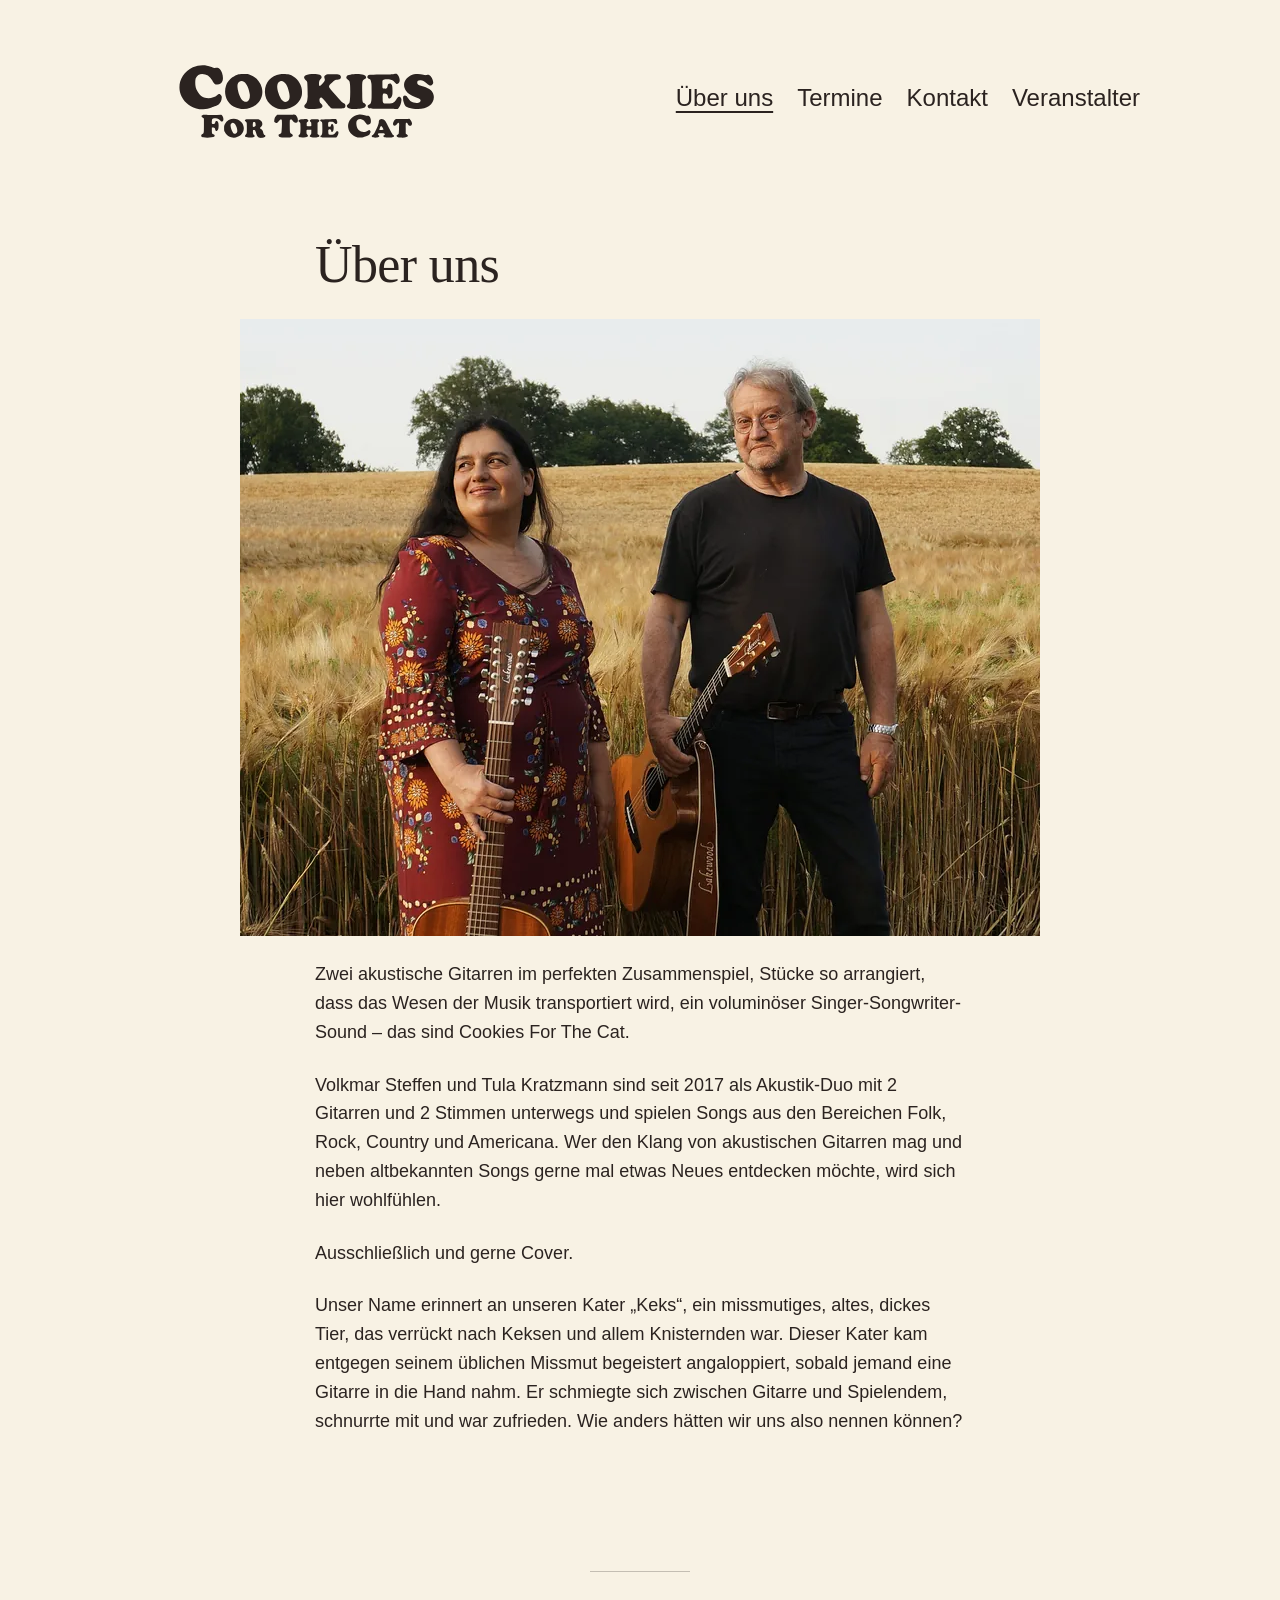
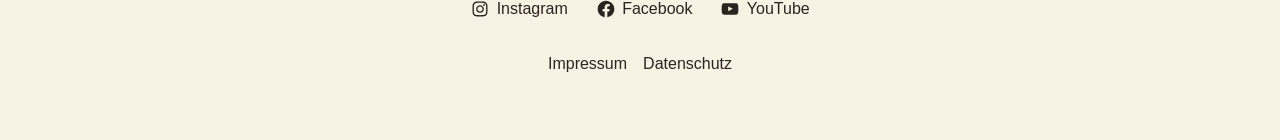
<file: ueber-uns/index.html>
<!DOCTYPE html>
<html lang="de">
<head>
<meta charset="utf-8">
<meta name="viewport" content="width=device-width, initial-scale=1">
<title>Über uns – Cookies For The Cat</title>
<meta name="description" content="Volkmar Steffen und Tula Kratzmann sind seit 2017 als Akustik-Duo unterwegs und spielen Folk, Rock, Country und Americana.">
<meta name="robots" content="max-image-preview:large">
<link rel="canonical" href="https://www.cookiesforthecat.de/ueber-uns/">
<meta property="og:type" content="website">
<meta property="og:locale" content="de_DE">
<meta property="og:site_name" content="Cookies For The Cat">
<meta property="og:title" content="Über uns – Cookies For The Cat">
<meta property="og:description" content="Volkmar Steffen und Tula Kratzmann sind seit 2017 als Akustik-Duo unterwegs und spielen Folk, Rock, Country und Americana.">
<meta property="og:url" content="https://www.cookiesforthecat.de/ueber-uns/">
<meta property="og:image" content="https://www.cookiesforthecat.de/assets/img/share.jpg">
<meta property="og:image:width" content="1200">
<meta property="og:image:height" content="630">
<meta property="og:image:alt" content="Cookies For The Cat: Tula Kratzmann und Volkmar Steffen mit ihren Gitarren in einem Kornfeld.">
<meta name="twitter:card" content="summary_large_image">
<meta name="theme-color" content="#f8f2e4">
<link rel="icon" href="../favicon.ico" sizes="16x16 32x32 48x48">
<link rel="apple-touch-icon" href="../apple-touch-icon.png">
<link rel="manifest" href="../site.webmanifest">
<link rel="stylesheet" href="../assets/style.css">
</head>
<body>

<a class="skip-link" href="#inhalt">Zum Inhalt springen</a>

<header class="site-header">
  <div class="wrap site-header-inner">
    <p class="site-title"><a href="../"><img src="../assets/wordmark.svg"
      alt="Cookies For The Cat" width="1386" height="314"></a></p>
    <nav class="site-nav" aria-label="Hauptnavigation">
      <ul>
        <li><a href="../ueber-uns/" aria-current="page">Über uns</a></li>
        <li><a href="../termine/">Termine</a></li>
        <li><a href="../kontakt/">Kontakt</a></li>
        <li><a href="../veranstalter/">Veranstalter</a></li>
      </ul>
    </nav>
  </div>
</header>

<main id="inhalt" class="wrap">
  <div class="content">
    <h1>Über uns</h1>
  </div>

  <figure class="photo"><img src="../assets/img/ueber-uns.webp"
    srcset="../assets/img/ueber-uns-800.webp 800w, ../assets/img/ueber-uns.webp 1600w"
    sizes="(min-width: 880px) 800px, 90vw" fetchpriority="high"
    width="1600" height="1234"
    alt="Tula Kratzmann und Volkmar Steffen mit ihren Akustikgitarren in einem Kornfeld, im Abendlicht."></figure>

  <div class="content">
    <p>Zwei akustische Gitarren im perfekten Zusammenspiel, Stücke so arrangiert,
      dass das Wesen der Musik transportiert wird, ein voluminöser
      Singer-Songwriter-Sound – das sind Cookies For The Cat.</p>
    <p>Volkmar Steffen und Tula Kratzmann sind seit 2017 als Akustik-Duo mit
      2 Gitarren und 2 Stimmen unterwegs und spielen Songs aus den Bereichen Folk,
      Rock, Country und Americana. Wer den Klang von akustischen Gitarren mag und
      neben altbekannten Songs gerne mal etwas Neues entdecken möchte, wird sich
      hier wohlfühlen.</p>
    <p>Ausschließlich und gerne Cover.</p>
    <p>Unser Name erinnert an unseren Kater „Keks“, ein missmutiges, altes, dickes
      Tier, das verrückt nach Keksen und allem Knisternden war. Dieser Kater kam
      entgegen seinem üblichen Missmut begeistert angaloppiert, sobald jemand eine
      Gitarre in die Hand nahm. Er schmiegte sich zwischen Gitarre und Spielendem,
      schnurrte mit und war zufrieden. Wie anders hätten wir uns also nennen
      können?</p>
  </div>
</main>

<footer class="site-footer">
  <div class="wrap">
    <hr class="footer-rule">
    <ul class="social">
        <li><a href="https://www.instagram.com/cookiesforthecat_de/" rel="noopener" target="_blank"><svg viewBox="0 0 24 24" aria-hidden="true" focusable="false"><path d="M12,4.622c2.403,0,2.688,0.009,3.637,0.052c0.877,0.04,1.354,0.187,1.671,0.31c0.42,0.163,0.72,0.358,1.035,0.673c0.315,0.315,0.51,0.615,0.673,1.035c0.123,0.317,0.27,0.794,0.31,1.671c0.043,0.949,0.052,1.234,0.052,3.637s-0.009,2.688-0.052,3.637c-0.04,0.877-0.187,1.354-0.31,1.671c-0.163,0.42-0.358,0.72-0.673,1.035c-0.315,0.315-0.615,0.51-1.035,0.673c-0.317,0.123-0.794,0.27-1.671,0.31c-0.949,0.043-1.233,0.052-3.637,0.052s-2.688-0.009-3.637-0.052c-0.877-0.04-1.354-0.187-1.671-0.31c-0.42-0.163-0.72-0.358-1.035-0.673c-0.315-0.315-0.51-0.615-0.673-1.035c-0.123-0.317-0.27-0.794-0.31-1.671C4.631,14.688,4.622,14.403,4.622,12s0.009-2.688,0.052-3.637c0.04-0.877,0.187-1.354,0.31-1.671c0.163-0.42,0.358-0.72,0.673-1.035c0.315-0.315,0.615-0.51,1.035-0.673c0.317-0.123,0.794-0.27,1.671-0.31C9.312,4.631,9.597,4.622,12,4.622 M12,3C9.556,3,9.249,3.01,8.289,3.054C7.331,3.098,6.677,3.25,6.105,3.472C5.513,3.702,5.011,4.01,4.511,4.511c-0.5,0.5-0.808,1.002-1.038,1.594C3.25,6.677,3.098,7.331,3.054,8.289C3.01,9.249,3,9.556,3,12c0,2.444,0.01,2.751,0.054,3.711c0.044,0.958,0.196,1.612,0.418,2.185c0.23,0.592,0.538,1.094,1.038,1.594c0.5,0.5,1.002,0.808,1.594,1.038c0.572,0.222,1.227,0.375,2.185,0.418C9.249,20.99,9.556,21,12,21s2.751-0.01,3.711-0.054c0.958-0.044,1.612-0.196,2.185-0.418c0.592-0.23,1.094-0.538,1.594-1.038c0.5-0.5,0.808-1.002,1.038-1.594c0.222-0.572,0.375-1.227,0.418-2.185C20.99,14.751,21,14.444,21,12s-0.01-2.751-0.054-3.711c-0.044-0.958-0.196-1.612-0.418-2.185c-0.23-0.592-0.538-1.094-1.038-1.594c-0.5-0.5-1.002-0.808-1.594-1.038c-0.572-0.222-1.227-0.375-2.185-0.418C14.751,3.01,14.444,3,12,3L12,3z M12,7.378c-2.552,0-4.622,2.069-4.622,4.622S9.448,16.622,12,16.622s4.622-2.069,4.622-4.622S14.552,7.378,12,7.378z M12,15c-1.657,0-3-1.343-3-3s1.343-3,3-3s3,1.343,3,3S13.657,15,12,15z M16.804,6.116c-0.596,0-1.08,0.484-1.08,1.08s0.484,1.08,1.08,1.08c0.596,0,1.08-0.484,1.08-1.08S17.401,6.116,16.804,6.116z"></path></svg><span>Instagram</span></a></li>
        <li><a href="https://www.facebook.com/CookiesForTheCat" rel="noopener" target="_blank"><svg viewBox="0 0 24 24" aria-hidden="true" focusable="false"><path d="M12 2C6.5 2 2 6.5 2 12c0 5 3.7 9.1 8.4 9.9v-7H7.9V12h2.5V9.8c0-2.5 1.5-3.9 3.8-3.9 1.1 0 2.2.2 2.2.2v2.5h-1.3c-1.2 0-1.6.8-1.6 1.6V12h2.8l-.4 2.9h-2.3v7C18.3 21.1 22 17 22 12c0-5.5-4.5-10-10-10z"></path></svg><span>Facebook</span></a></li>
        <li><a href="https://www.youtube.com/channel/UCidFSXmjvn1XzTlVbOlp90w" rel="noopener" target="_blank"><svg viewBox="0 0 24 24" aria-hidden="true" focusable="false"><path d="M21.8,8.001c0,0-0.195-1.378-0.795-1.985c-0.76-0.797-1.613-0.801-2.004-0.847c-2.799-0.202-6.997-0.202-6.997-0.202h-0.009c0,0-4.198,0-6.997,0.202C4.608,5.216,3.756,5.22,2.995,6.016C2.395,6.623,2.2,8.001,2.2,8.001S2,9.62,2,11.238v1.517c0,1.618,0.2,3.237,0.2,3.237s0.195,1.378,0.795,1.985c0.761,0.797,1.76,0.771,2.205,0.855c1.6,0.153,6.8,0.201,6.8,0.201s4.203-0.006,7.001-0.209c0.391-0.047,1.243-0.051,2.004-0.847c0.6-0.607,0.795-1.985,0.795-1.985s0.2-1.618,0.2-3.237v-1.517C22,9.62,21.8,8.001,21.8,8.001z M9.935,14.594l-0.001-5.62l5.404,2.82L9.935,14.594z"></path></svg><span>YouTube</span></a></li>
    </ul>
    <ul class="legal">
      <li><a href="../impressum/">Impressum</a></li>
      <li><a href="../datenschutz/">Datenschutz</a></li>
    </ul>
  </div>
</footer>

</body>
</html>
</file>
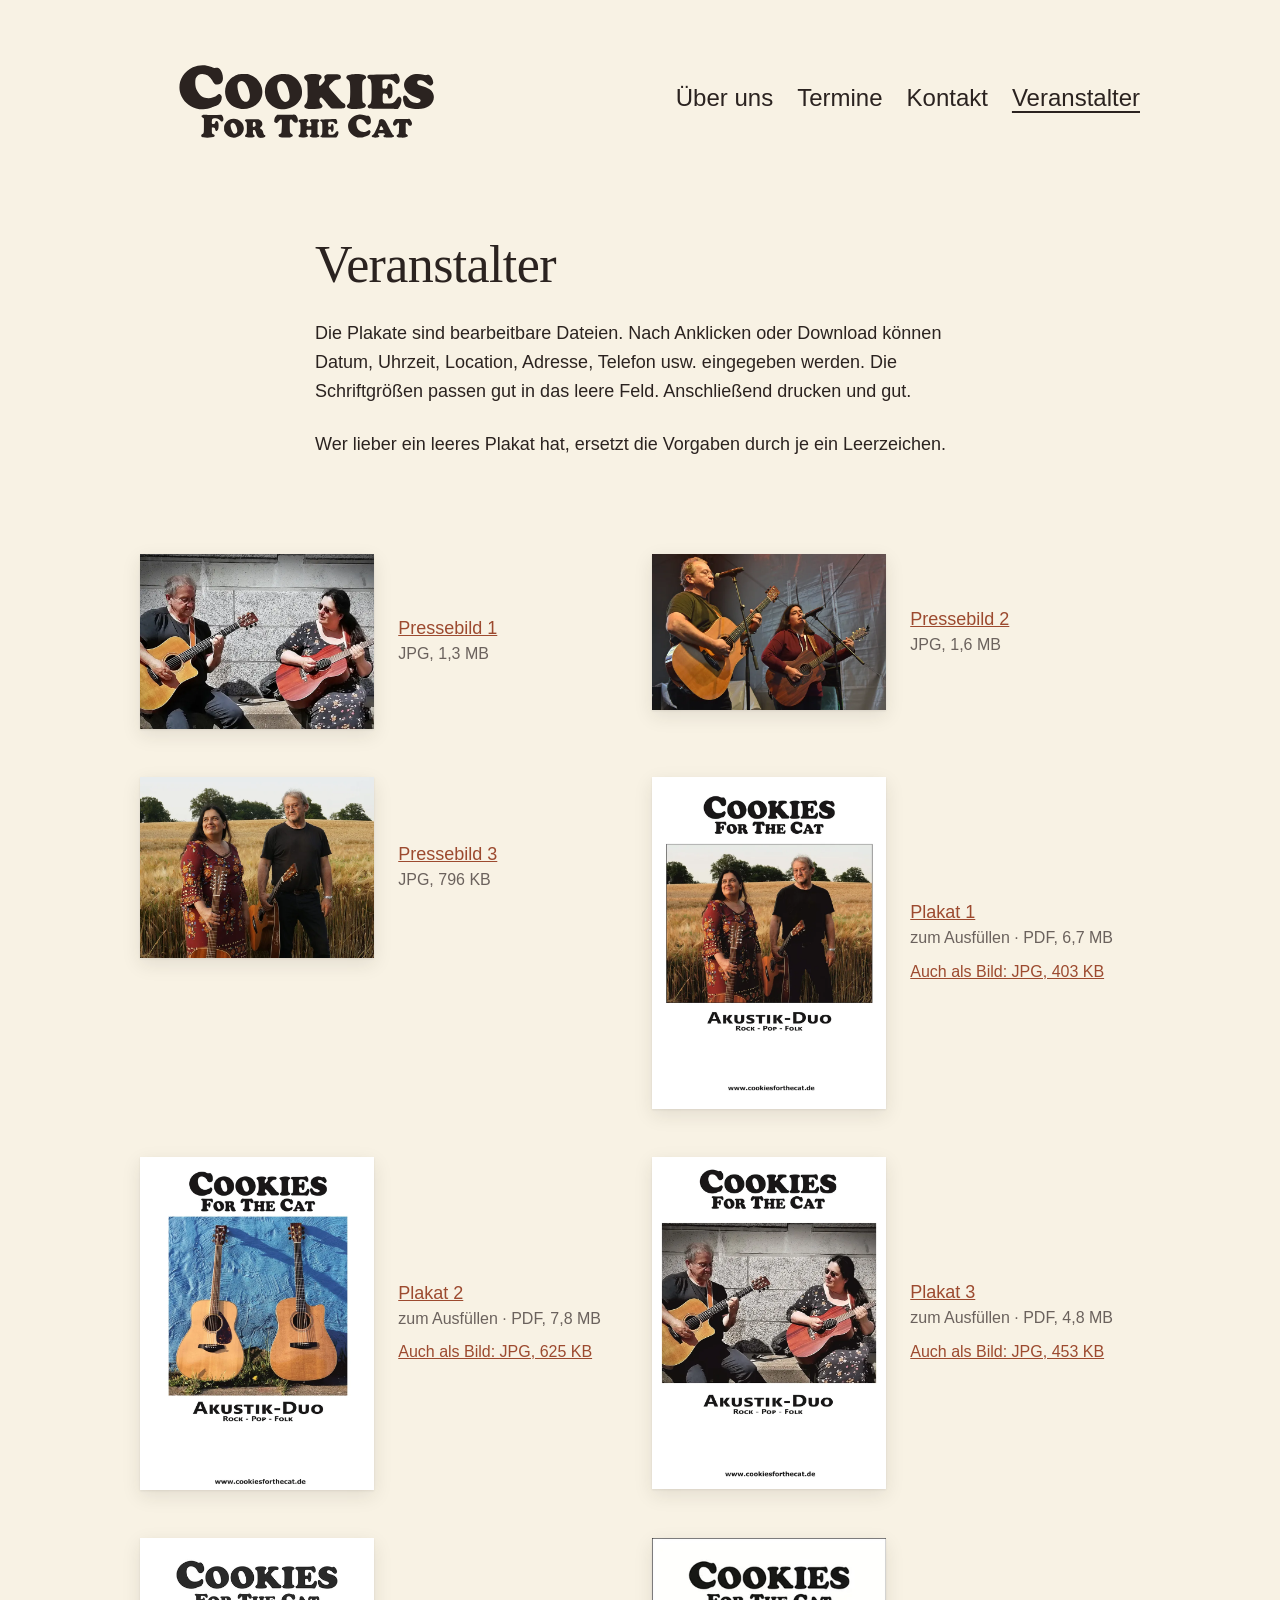
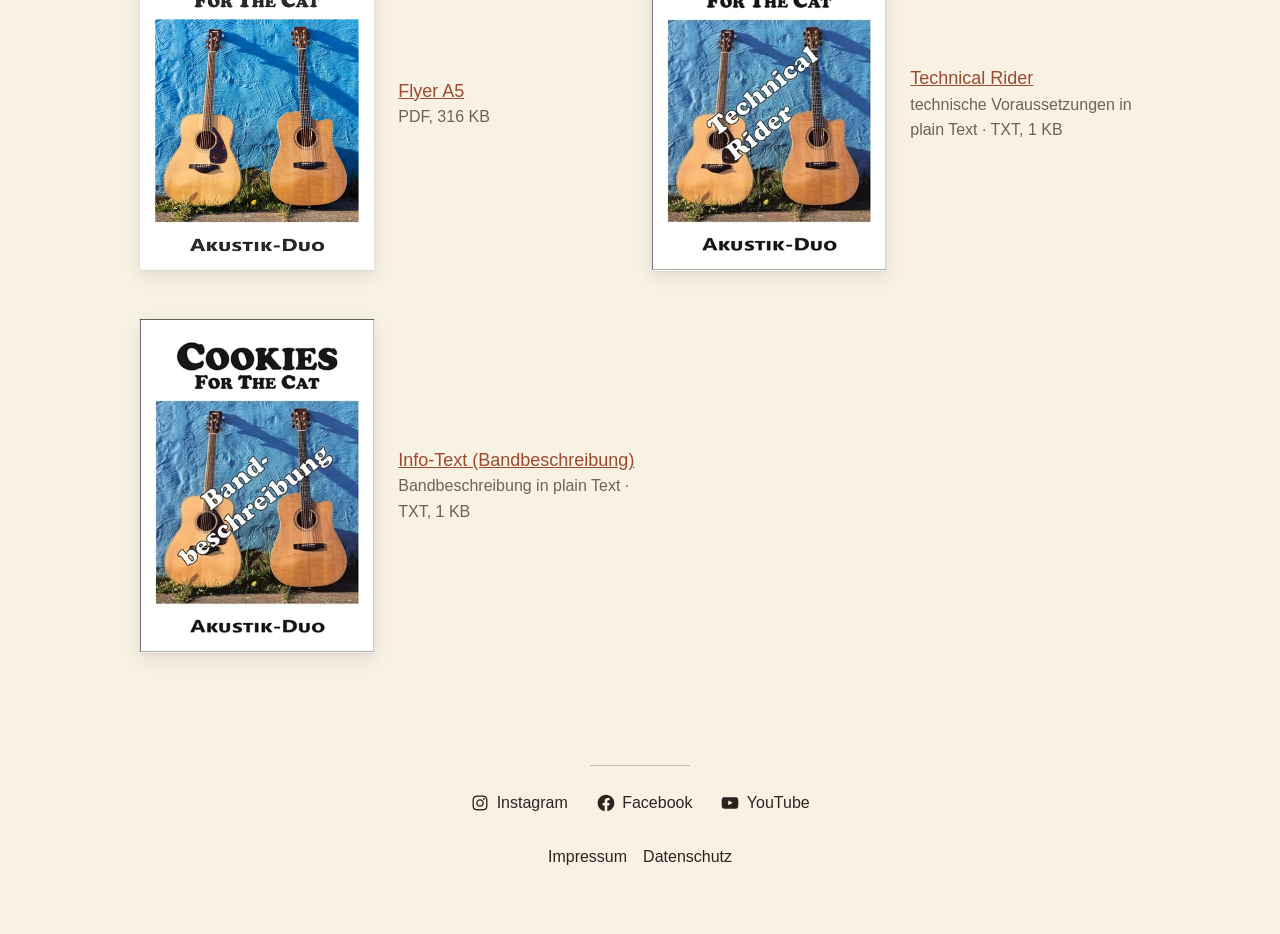
<file: veranstalter/index.html>
<!DOCTYPE html>
<html lang="de">
<head>
<meta charset="utf-8">
<meta name="viewport" content="width=device-width, initial-scale=1">
<title>Veranstalter – Cookies For The Cat</title>
<meta name="description" content="Pressebilder, bearbeitbare Plakatvorlagen, Flyer, Technical Rider und Bandbeschreibung zum Download.">
<meta name="robots" content="max-image-preview:large">
<link rel="canonical" href="https://www.cookiesforthecat.de/veranstalter/">
<meta property="og:type" content="website">
<meta property="og:locale" content="de_DE">
<meta property="og:site_name" content="Cookies For The Cat">
<meta property="og:title" content="Veranstalter – Cookies For The Cat">
<meta property="og:description" content="Pressebilder, bearbeitbare Plakatvorlagen, Flyer, Technical Rider und Bandbeschreibung zum Download.">
<meta property="og:url" content="https://www.cookiesforthecat.de/veranstalter/">
<meta property="og:image" content="https://www.cookiesforthecat.de/assets/img/share.jpg">
<meta property="og:image:width" content="1200">
<meta property="og:image:height" content="630">
<meta property="og:image:alt" content="Cookies For The Cat: Tula Kratzmann und Volkmar Steffen mit ihren Gitarren in einem Kornfeld.">
<meta name="twitter:card" content="summary_large_image">
<meta name="theme-color" content="#f8f2e4">
<link rel="icon" href="../favicon.ico" sizes="16x16 32x32 48x48">
<link rel="apple-touch-icon" href="../apple-touch-icon.png">
<link rel="manifest" href="../site.webmanifest">
<link rel="stylesheet" href="../assets/style.css">
</head>
<body>

<a class="skip-link" href="#inhalt">Zum Inhalt springen</a>

<header class="site-header">
  <div class="wrap site-header-inner">
    <p class="site-title"><a href="../"><img src="../assets/wordmark.svg"
      alt="Cookies For The Cat" width="1386" height="314"></a></p>
    <nav class="site-nav" aria-label="Hauptnavigation">
      <ul>
        <li><a href="../ueber-uns/">Über uns</a></li>
        <li><a href="../termine/">Termine</a></li>
        <li><a href="../kontakt/">Kontakt</a></li>
        <li><a href="../veranstalter/" aria-current="page">Veranstalter</a></li>
      </ul>
    </nav>
  </div>
</header>

<main id="inhalt" class="wrap">
  <div class="content page-intro">
    <h1>Veranstalter</h1>
    <p>Die Plakate sind bearbeitbare Dateien. Nach Anklicken oder Download können
      Datum, Uhrzeit, Location, Adresse, Telefon usw. eingegeben werden. Die
      Schriftgrößen passen gut in das leere Feld. Anschließend drucken und gut.</p>
    <p>Wer lieber ein leeres Plakat hat, ersetzt die Vorgaben durch je ein
      Leerzeichen.</p>
  </div>

  <ul class="kit wide">
    <li>
      <figure>
        <a href="../assets/files/pressebild-1.jpg" aria-label="Pressebild 1 in voller Auflösung ansehen">
          <img src="../assets/img/pressebild-1-thumb.webp" fetchpriority="high" alt="Cookies For The Cat am Hafen." width="800" height="596">
        </a>
        <figcaption>
          <a class="kit-title" href="../assets/files/pressebild-1.jpg" download>Pressebild 1</a>
          <span class="kit-meta">JPG, 1,3 MB</span>
        </figcaption>
      </figure>
    </li>
    <li>
      <figure>
        <a href="../assets/files/pressebild-2.jpg" aria-label="Pressebild 2 in voller Auflösung ansehen">
          <img src="../assets/img/pressebild-2-thumb.webp" alt="Cookies For The Cat bei einem Auftritt in Göttingen." width="800" height="532" loading="lazy">
        </a>
        <figcaption>
          <a class="kit-title" href="../assets/files/pressebild-2.jpg" download>Pressebild 2</a>
          <span class="kit-meta">JPG, 1,6 MB</span>
        </figcaption>
      </figure>
    </li>
    <li>
      <figure>
        <a href="../assets/files/pressebild-3.jpg" aria-label="Pressebild 3 in voller Auflösung ansehen">
          <img src="../assets/img/pressebild-3-thumb.webp" alt="Cookies For The Cat auf einem Feld." width="800" height="617" loading="lazy">
        </a>
        <figcaption>
          <a class="kit-title" href="../assets/files/pressebild-3.jpg" download>Pressebild 3</a>
          <span class="kit-meta">JPG, 796 KB</span>
        </figcaption>
      </figure>
    </li>
    <li>
      <figure>
        <a href="../assets/files/plakat-1-feld.pdf" aria-label="Plakat 1 als PDF ansehen">
          <img src="../assets/img/plakat-1-thumb.webp" alt="Plakatvorlage mit Feld-Motiv." width="800" height="1134" loading="lazy">
        </a>
        <figcaption>
          <a class="kit-title" href="../assets/files/plakat-1-feld.pdf" download>Plakat 1</a>
          <span class="kit-meta">zum Ausfüllen · PDF, 6,7 MB</span>
          <a class="kit-alt" href="../assets/files/plakat-1-feld.jpg" download>Auch als Bild: JPG, 403 KB</a>
        </figcaption>
      </figure>
    </li>
    <li>
      <figure>
        <a href="../assets/files/plakat-2-blau.pdf" aria-label="Plakat 2 als PDF ansehen">
          <img src="../assets/img/plakat-2-thumb.webp" alt="Plakatvorlage mit blauem Gitarren-Motiv." width="800" height="1137" loading="lazy">
        </a>
        <figcaption>
          <a class="kit-title" href="../assets/files/plakat-2-blau.pdf" download>Plakat 2</a>
          <span class="kit-meta">zum Ausfüllen · PDF, 7,8 MB</span>
          <a class="kit-alt" href="../assets/files/plakat-2-blau.jpg" download>Auch als Bild: JPG, 625 KB</a>
        </figcaption>
      </figure>
    </li>
    <li>
      <figure>
        <a href="../assets/files/plakat-3-hafen.pdf" aria-label="Plakat 3 als PDF ansehen">
          <img src="../assets/img/plakat-3-thumb.webp" alt="Plakatvorlage mit Hafen-Motiv." width="800" height="1133" loading="lazy">
        </a>
        <figcaption>
          <a class="kit-title" href="../assets/files/plakat-3-hafen.pdf" download>Plakat 3</a>
          <span class="kit-meta">zum Ausfüllen · PDF, 4,8 MB</span>
          <a class="kit-alt" href="../assets/files/plakat-3-hafen.jpg" download>Auch als Bild: JPG, 453 KB</a>
        </figcaption>
      </figure>
    </li>
    <li>
      <figure>
        <a href="../assets/files/flyer-a5.pdf" aria-label="Flyer A5 als PDF ansehen">
          <img src="../assets/img/startseite.webp" alt="Flyer im Format A5." width="436" height="619" loading="lazy">
        </a>
        <figcaption>
          <a class="kit-title" href="../assets/files/flyer-a5.pdf" download>Flyer A5</a>
          <span class="kit-meta">PDF, 316 KB</span>
        </figcaption>
      </figure>
    </li>
    <li>
      <figure>
        <a href="../assets/files/technical-rider.txt" aria-label="Technical Rider ansehen">
          <img src="../assets/img/technical-rider-thumb.webp" alt="Vorschau des Technical Riders." width="351" height="500" loading="lazy">
        </a>
        <figcaption>
          <a class="kit-title" href="../assets/files/technical-rider.txt" download>Technical Rider</a>
          <span class="kit-meta">technische Voraussetzungen in plain Text · TXT, 1 KB</span>
        </figcaption>
      </figure>
    </li>
    <li>
      <figure>
        <a href="../assets/files/bandbeschreibung.txt" aria-label="Info-Text (Bandbeschreibung) ansehen">
          <img src="../assets/img/bandbeschreibung-thumb.webp" alt="Vorschau der Bandbeschreibung." width="351" height="500" loading="lazy">
        </a>
        <figcaption>
          <a class="kit-title" href="../assets/files/bandbeschreibung.txt" download>Info-Text (Bandbeschreibung)</a>
          <span class="kit-meta">Bandbeschreibung in plain Text · TXT, 1 KB</span>
        </figcaption>
      </figure>
    </li>
  </ul>
</main>

<footer class="site-footer">
  <div class="wrap">
    <hr class="footer-rule">
    <ul class="social">
        <li><a href="https://www.instagram.com/cookiesforthecat_de/" rel="noopener" target="_blank"><svg viewBox="0 0 24 24" aria-hidden="true" focusable="false"><path d="M12,4.622c2.403,0,2.688,0.009,3.637,0.052c0.877,0.04,1.354,0.187,1.671,0.31c0.42,0.163,0.72,0.358,1.035,0.673c0.315,0.315,0.51,0.615,0.673,1.035c0.123,0.317,0.27,0.794,0.31,1.671c0.043,0.949,0.052,1.234,0.052,3.637s-0.009,2.688-0.052,3.637c-0.04,0.877-0.187,1.354-0.31,1.671c-0.163,0.42-0.358,0.72-0.673,1.035c-0.315,0.315-0.615,0.51-1.035,0.673c-0.317,0.123-0.794,0.27-1.671,0.31c-0.949,0.043-1.233,0.052-3.637,0.052s-2.688-0.009-3.637-0.052c-0.877-0.04-1.354-0.187-1.671-0.31c-0.42-0.163-0.72-0.358-1.035-0.673c-0.315-0.315-0.51-0.615-0.673-1.035c-0.123-0.317-0.27-0.794-0.31-1.671C4.631,14.688,4.622,14.403,4.622,12s0.009-2.688,0.052-3.637c0.04-0.877,0.187-1.354,0.31-1.671c0.163-0.42,0.358-0.72,0.673-1.035c0.315-0.315,0.615-0.51,1.035-0.673c0.317-0.123,0.794-0.27,1.671-0.31C9.312,4.631,9.597,4.622,12,4.622 M12,3C9.556,3,9.249,3.01,8.289,3.054C7.331,3.098,6.677,3.25,6.105,3.472C5.513,3.702,5.011,4.01,4.511,4.511c-0.5,0.5-0.808,1.002-1.038,1.594C3.25,6.677,3.098,7.331,3.054,8.289C3.01,9.249,3,9.556,3,12c0,2.444,0.01,2.751,0.054,3.711c0.044,0.958,0.196,1.612,0.418,2.185c0.23,0.592,0.538,1.094,1.038,1.594c0.5,0.5,1.002,0.808,1.594,1.038c0.572,0.222,1.227,0.375,2.185,0.418C9.249,20.99,9.556,21,12,21s2.751-0.01,3.711-0.054c0.958-0.044,1.612-0.196,2.185-0.418c0.592-0.23,1.094-0.538,1.594-1.038c0.5-0.5,0.808-1.002,1.038-1.594c0.222-0.572,0.375-1.227,0.418-2.185C20.99,14.751,21,14.444,21,12s-0.01-2.751-0.054-3.711c-0.044-0.958-0.196-1.612-0.418-2.185c-0.23-0.592-0.538-1.094-1.038-1.594c-0.5-0.5-1.002-0.808-1.594-1.038c-0.572-0.222-1.227-0.375-2.185-0.418C14.751,3.01,14.444,3,12,3L12,3z M12,7.378c-2.552,0-4.622,2.069-4.622,4.622S9.448,16.622,12,16.622s4.622-2.069,4.622-4.622S14.552,7.378,12,7.378z M12,15c-1.657,0-3-1.343-3-3s1.343-3,3-3s3,1.343,3,3S13.657,15,12,15z M16.804,6.116c-0.596,0-1.08,0.484-1.08,1.08s0.484,1.08,1.08,1.08c0.596,0,1.08-0.484,1.08-1.08S17.401,6.116,16.804,6.116z"></path></svg><span>Instagram</span></a></li>
        <li><a href="https://www.facebook.com/CookiesForTheCat" rel="noopener" target="_blank"><svg viewBox="0 0 24 24" aria-hidden="true" focusable="false"><path d="M12 2C6.5 2 2 6.5 2 12c0 5 3.7 9.1 8.4 9.9v-7H7.9V12h2.5V9.8c0-2.5 1.5-3.9 3.8-3.9 1.1 0 2.2.2 2.2.2v2.5h-1.3c-1.2 0-1.6.8-1.6 1.6V12h2.8l-.4 2.9h-2.3v7C18.3 21.1 22 17 22 12c0-5.5-4.5-10-10-10z"></path></svg><span>Facebook</span></a></li>
        <li><a href="https://www.youtube.com/channel/UCidFSXmjvn1XzTlVbOlp90w" rel="noopener" target="_blank"><svg viewBox="0 0 24 24" aria-hidden="true" focusable="false"><path d="M21.8,8.001c0,0-0.195-1.378-0.795-1.985c-0.76-0.797-1.613-0.801-2.004-0.847c-2.799-0.202-6.997-0.202-6.997-0.202h-0.009c0,0-4.198,0-6.997,0.202C4.608,5.216,3.756,5.22,2.995,6.016C2.395,6.623,2.2,8.001,2.2,8.001S2,9.62,2,11.238v1.517c0,1.618,0.2,3.237,0.2,3.237s0.195,1.378,0.795,1.985c0.761,0.797,1.76,0.771,2.205,0.855c1.6,0.153,6.8,0.201,6.8,0.201s4.203-0.006,7.001-0.209c0.391-0.047,1.243-0.051,2.004-0.847c0.6-0.607,0.795-1.985,0.795-1.985s0.2-1.618,0.2-3.237v-1.517C22,9.62,21.8,8.001,21.8,8.001z M9.935,14.594l-0.001-5.62l5.404,2.82L9.935,14.594z"></path></svg><span>YouTube</span></a></li>
    </ul>
    <ul class="legal">
      <li><a href="../impressum/">Impressum</a></li>
      <li><a href="../datenschutz/">Datenschutz</a></li>
    </ul>
  </div>
</footer>

</body>
</html>
</file>
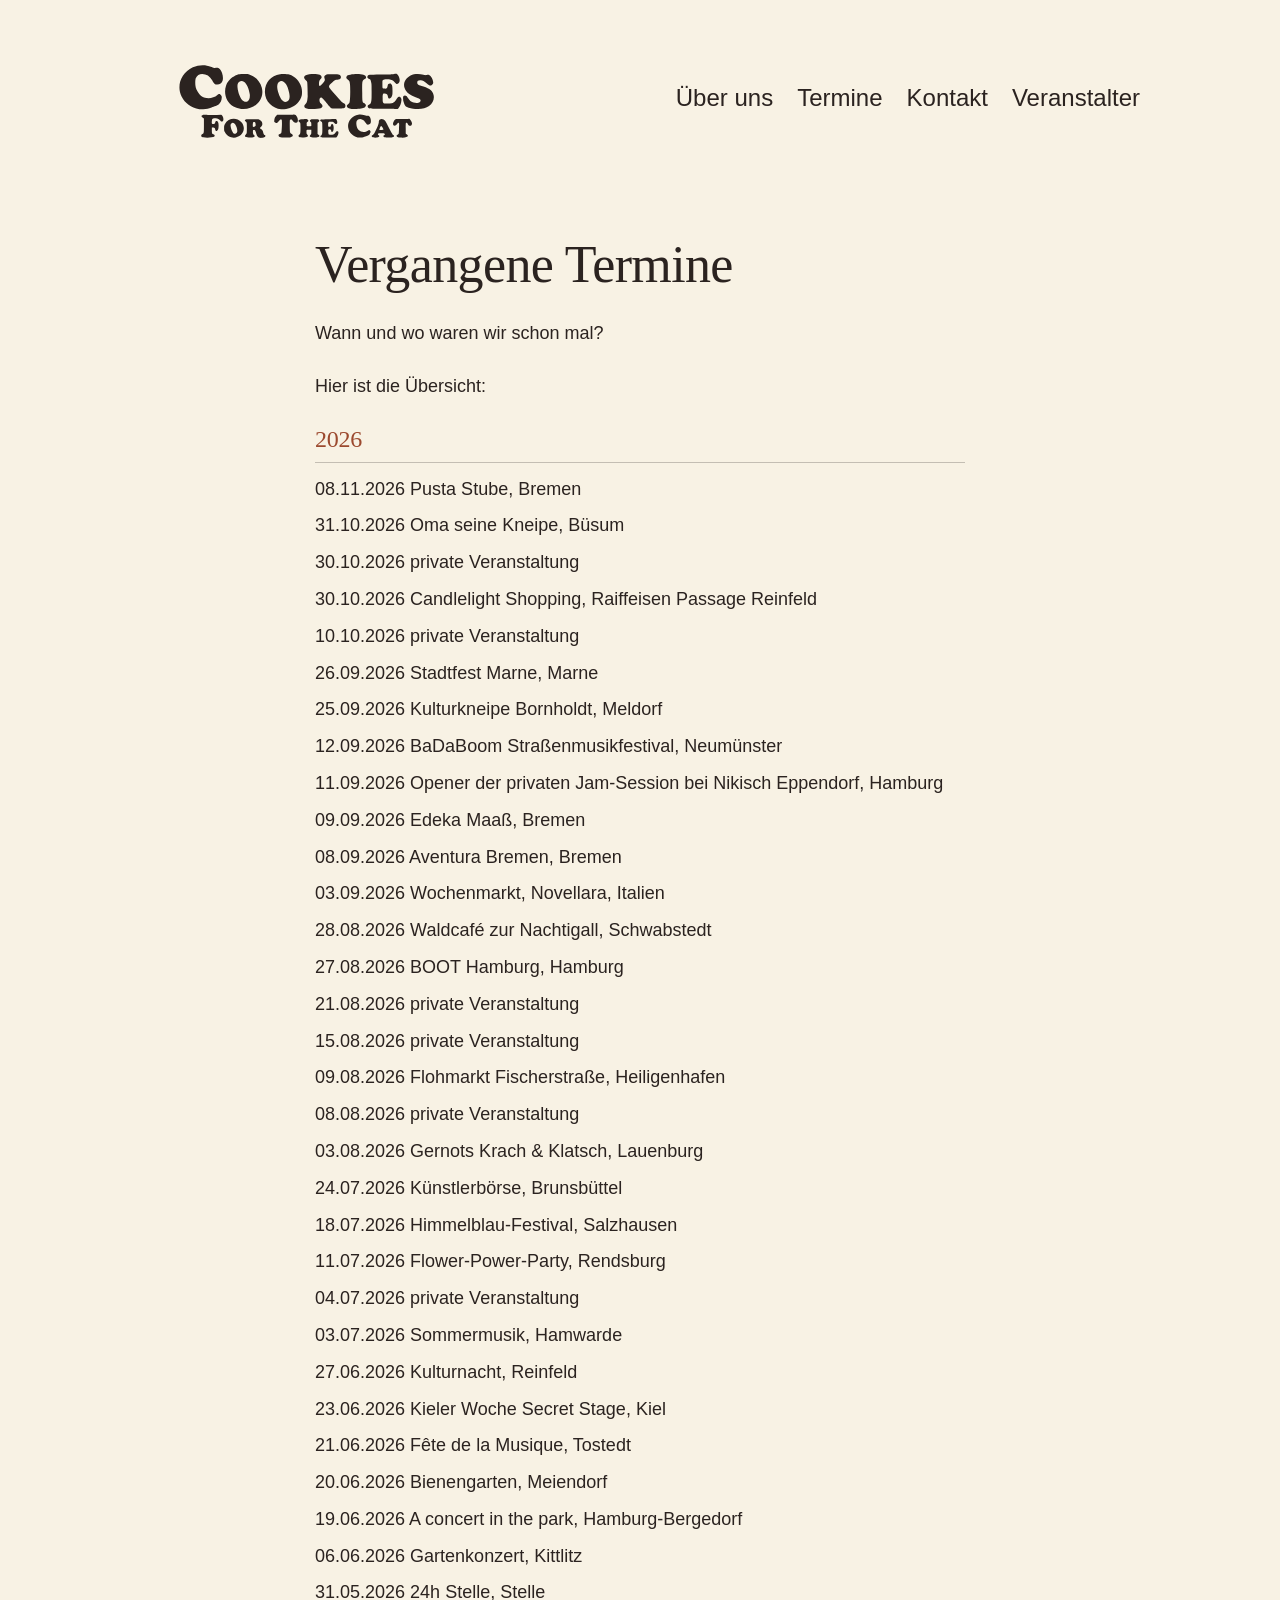
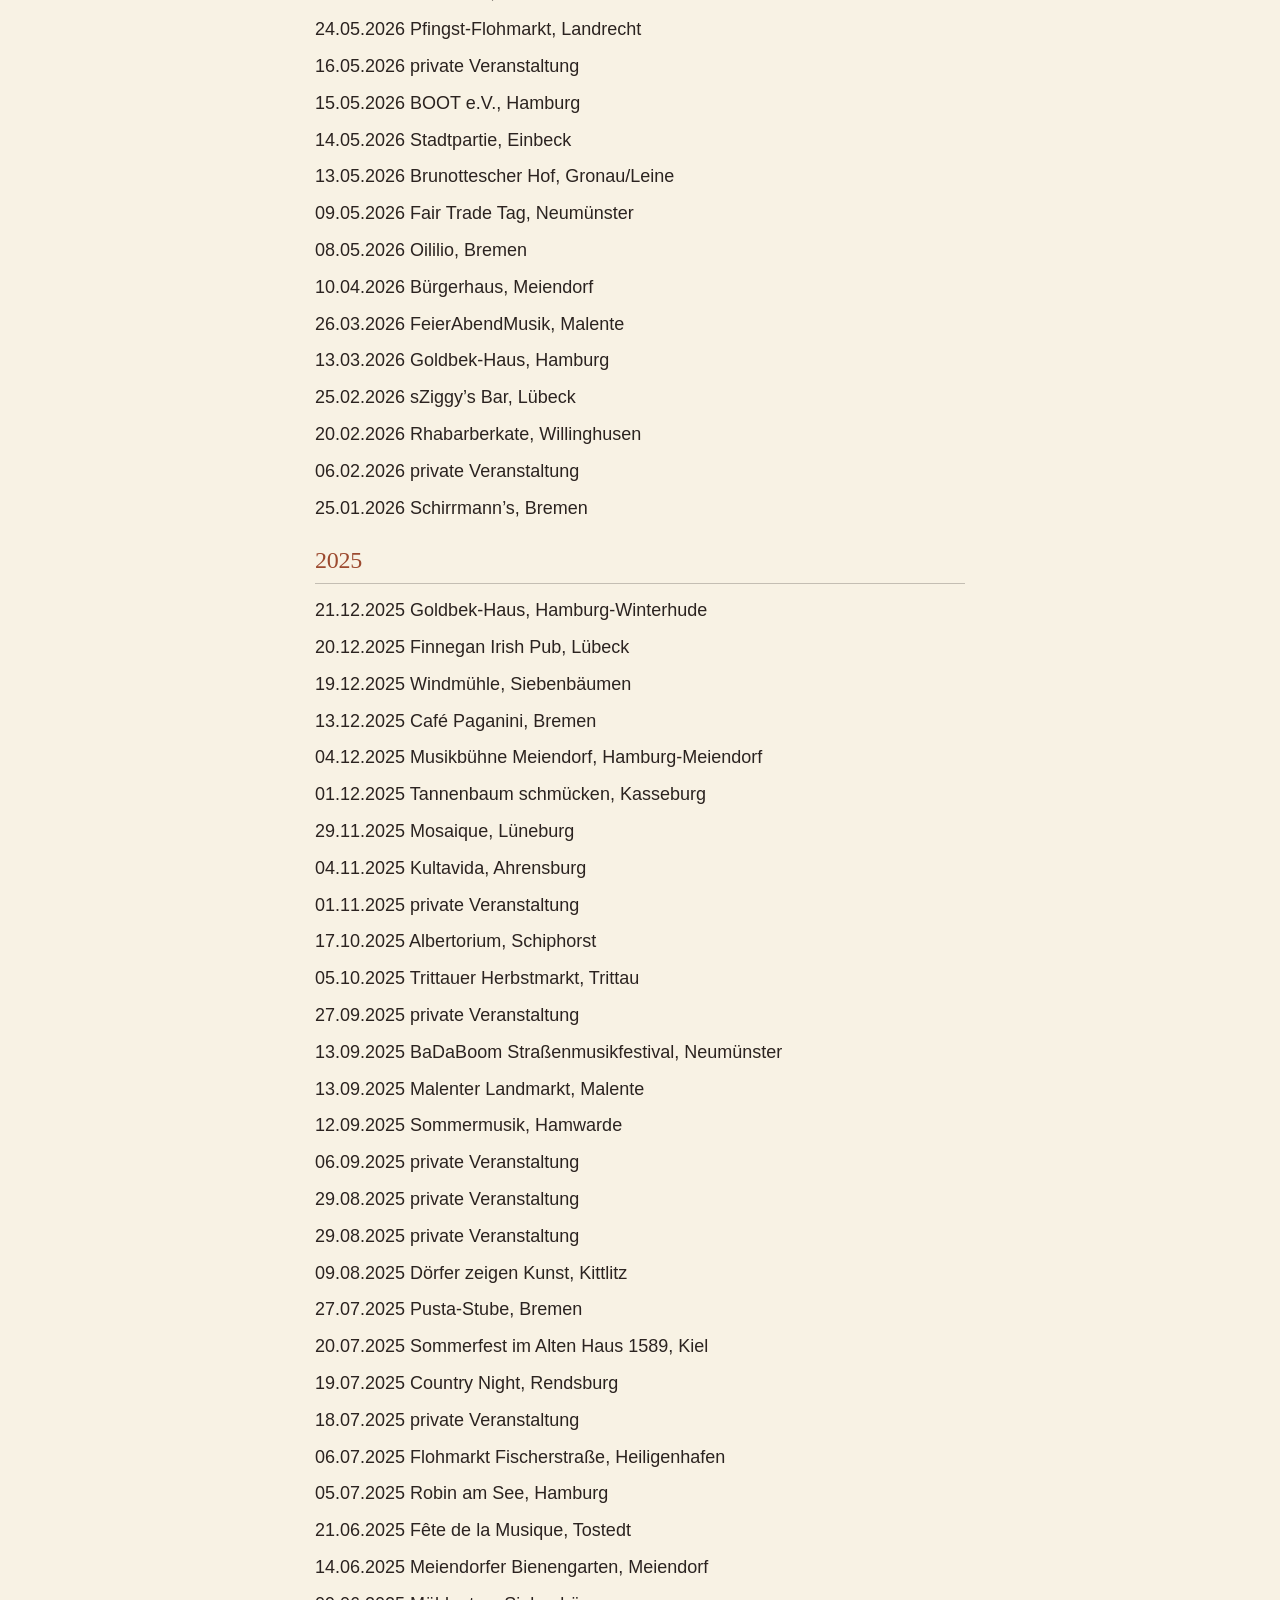
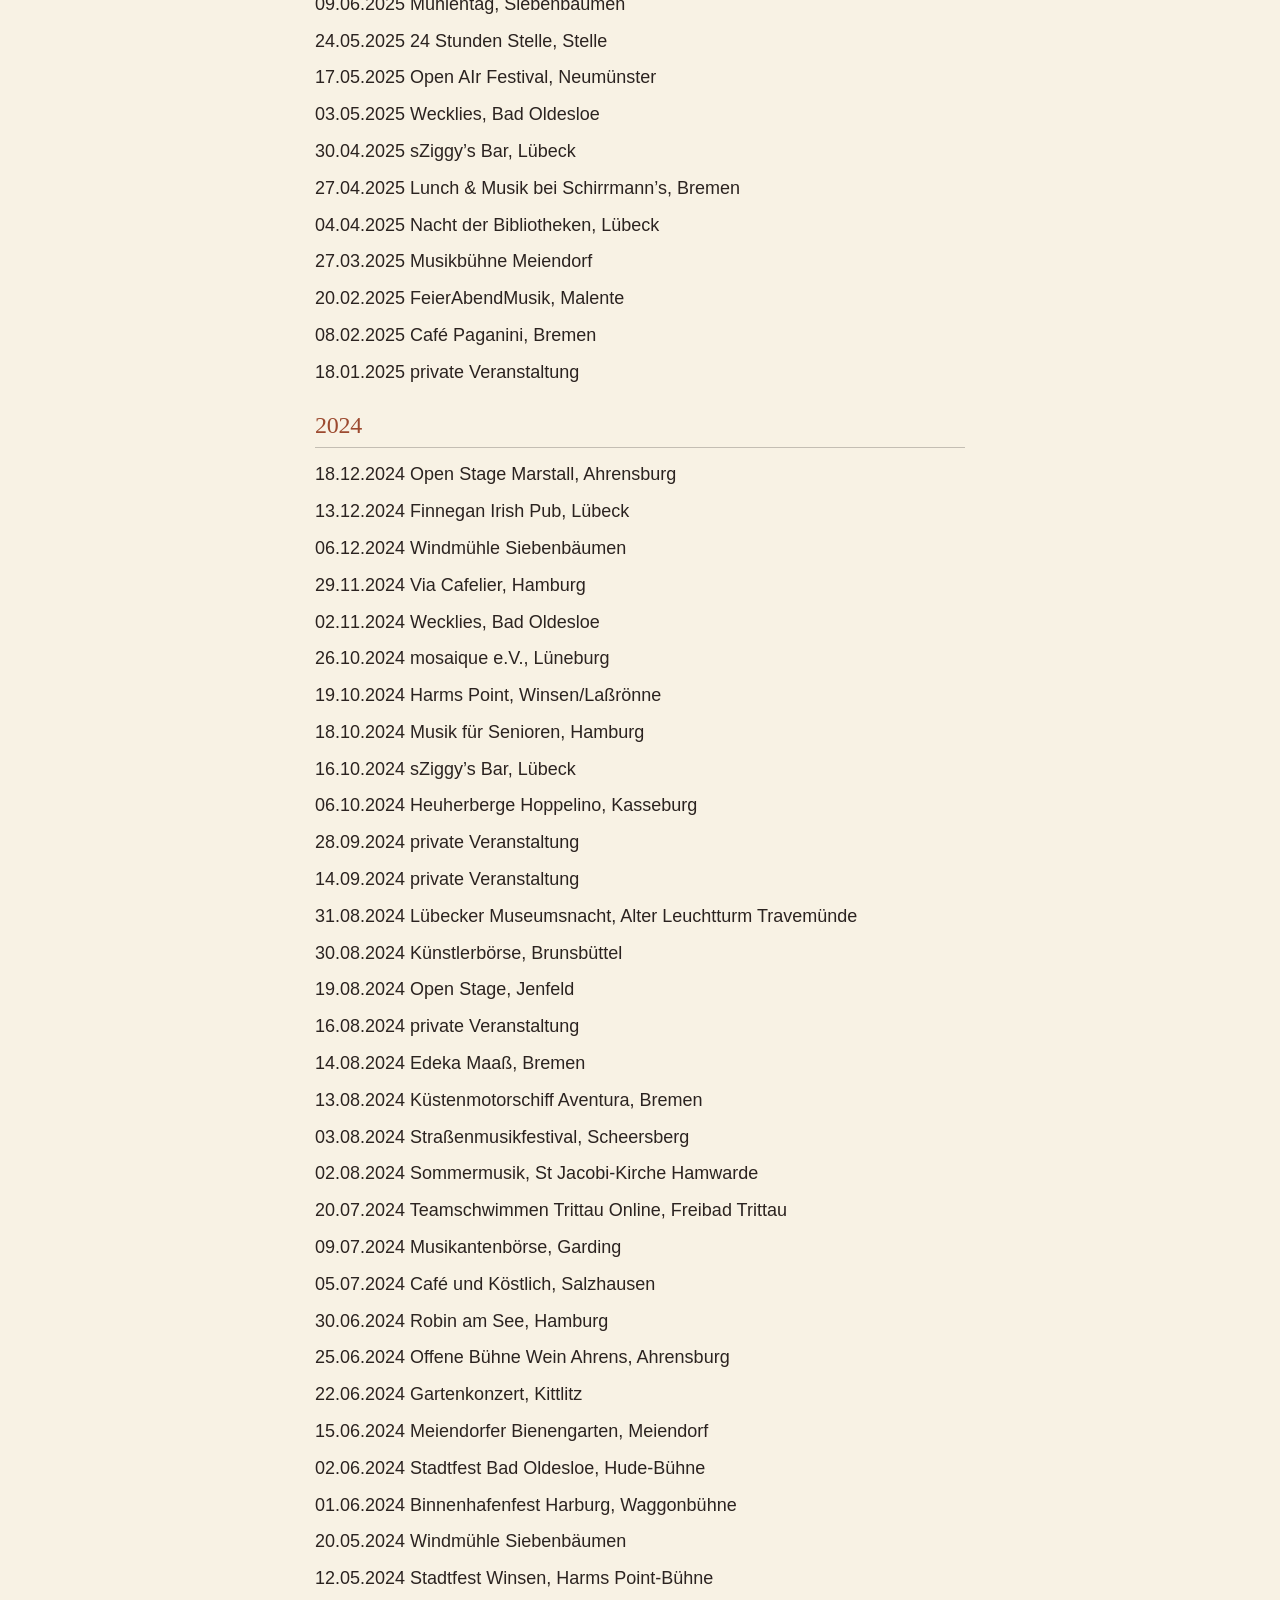
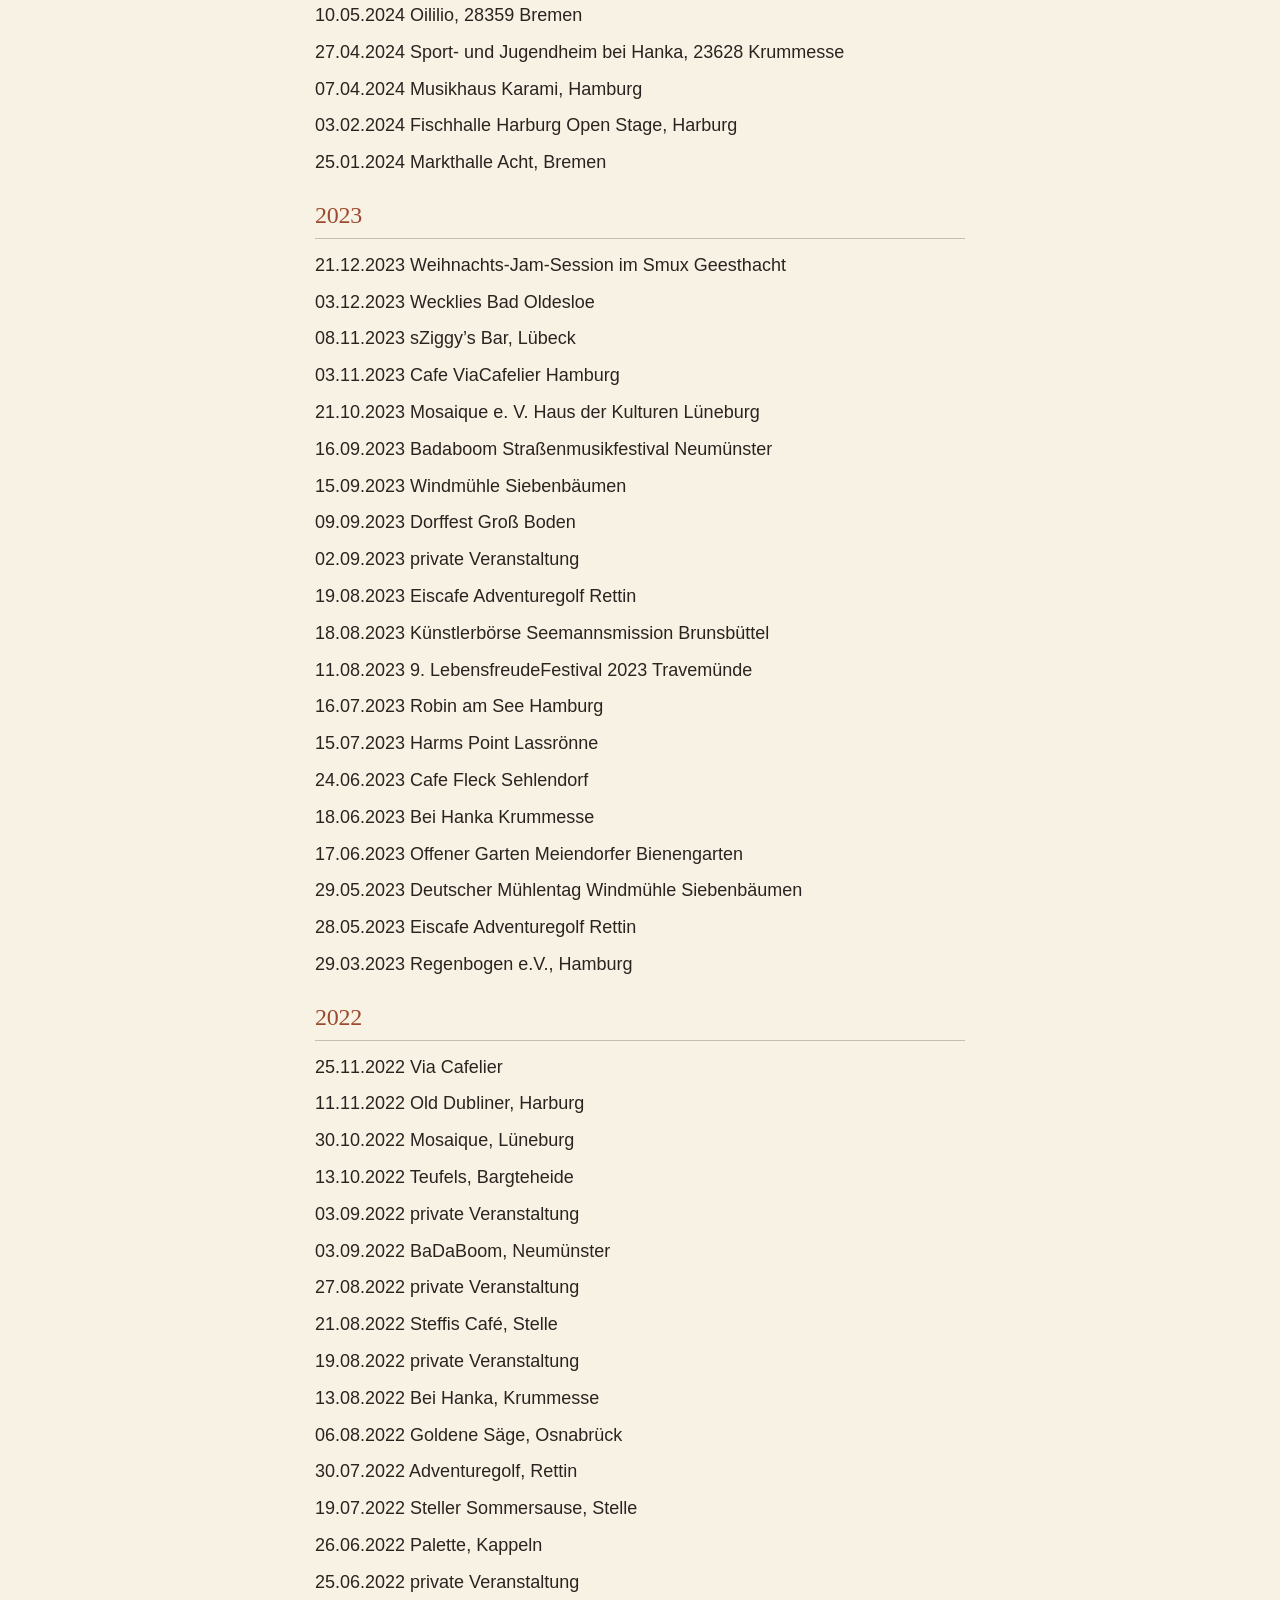
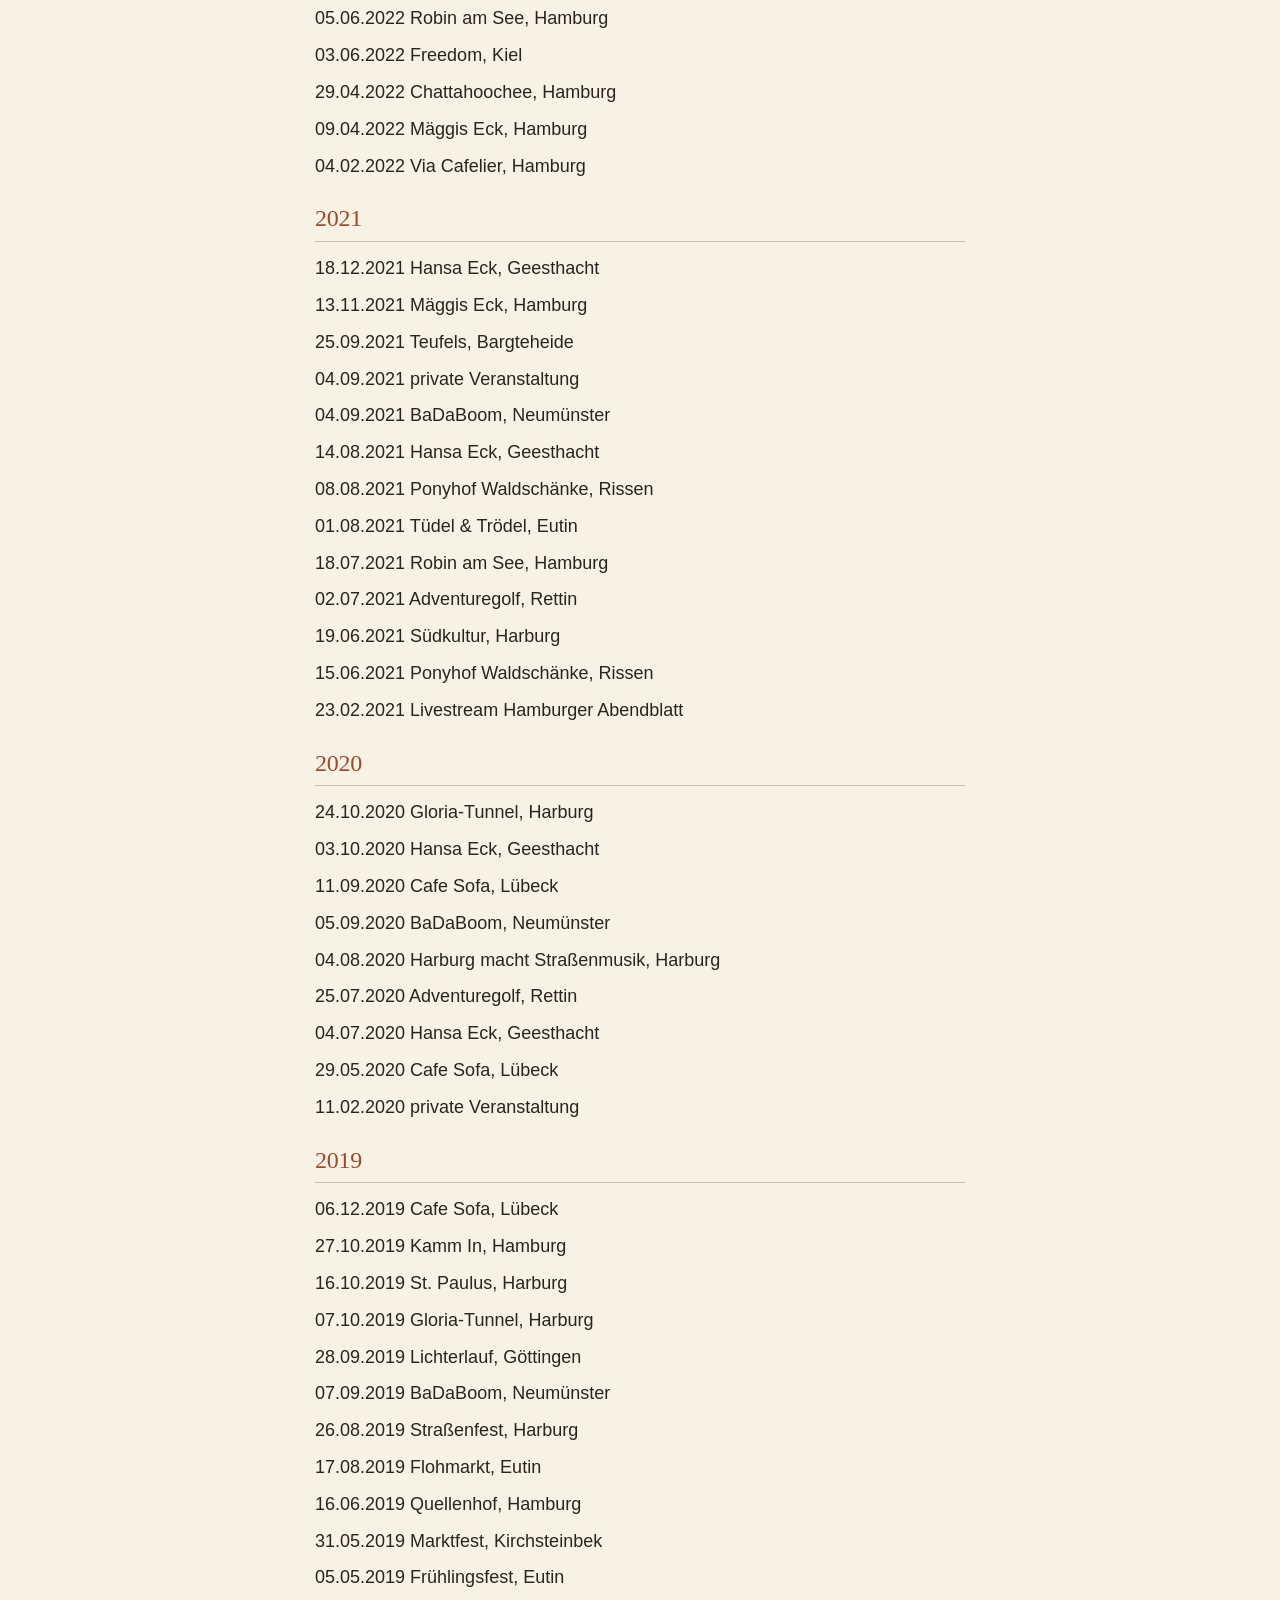
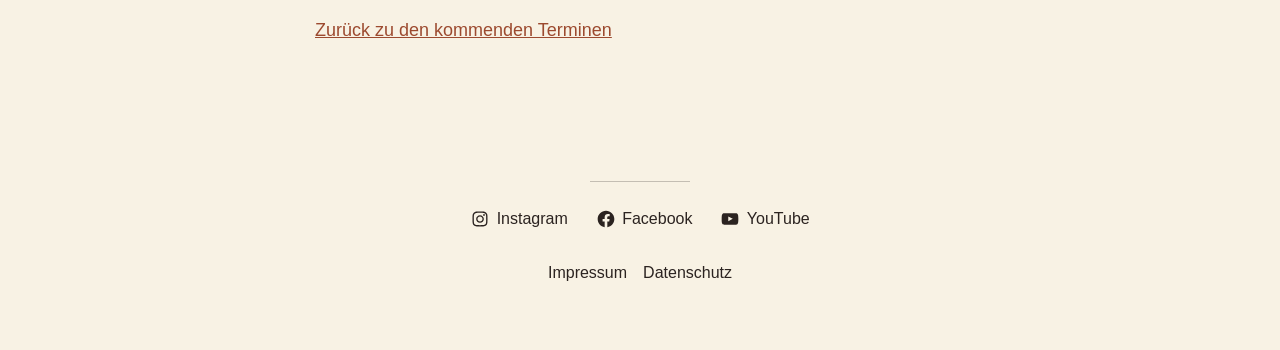
<file: vergangene-termine/index.html>
<!DOCTYPE html>
<html lang="de">
<head>
<meta charset="utf-8">
<meta name="viewport" content="width=device-width, initial-scale=1">
<title>Vergangene Termine – Cookies For The Cat</title>
<meta name="description" content="Archiv aller bisherigen Auftritte von Cookies For The Cat seit 2019.">
<link rel="canonical" href="https://www.cookiesforthecat.de/vergangene-termine/">
<meta property="og:type" content="website">
<meta property="og:locale" content="de_DE">
<meta property="og:site_name" content="Cookies For The Cat">
<meta property="og:title" content="Vergangene Termine – Cookies For The Cat">
<meta property="og:description" content="Archiv aller bisherigen Auftritte von Cookies For The Cat seit 2019.">
<meta property="og:url" content="https://www.cookiesforthecat.de/vergangene-termine/">
<meta property="og:image" content="https://www.cookiesforthecat.de/assets/img/share.jpg">
<meta property="og:image:width" content="1200">
<meta property="og:image:height" content="630">
<meta property="og:image:alt" content="Cookies For The Cat: Tula Kratzmann und Volkmar Steffen mit ihren Gitarren in einem Kornfeld.">
<meta name="twitter:card" content="summary_large_image">
<meta name="theme-color" content="#f8f2e4">
<link rel="icon" href="../favicon.ico" sizes="16x16 32x32 48x48">
<link rel="apple-touch-icon" href="../apple-touch-icon.png">
<link rel="manifest" href="../site.webmanifest">
<link rel="stylesheet" href="../assets/style.css">
</head>
<body>

<a class="skip-link" href="#inhalt">Zum Inhalt springen</a>

<header class="site-header">
  <div class="wrap site-header-inner">
    <p class="site-title"><a href="../"><img src="../assets/wordmark.svg"
      alt="Cookies For The Cat" width="1386" height="314"></a></p>
    <nav class="site-nav" aria-label="Hauptnavigation">
      <ul>
        <li><a href="../ueber-uns/">Über uns</a></li>
        <li><a href="../termine/">Termine</a></li>
        <li><a href="../kontakt/">Kontakt</a></li>
        <li><a href="../veranstalter/">Veranstalter</a></li>
      </ul>
    </nav>
  </div>
</header>

<main id="inhalt" class="wrap">
  <div class="content page-intro archive-intro">
    <h1>Vergangene Termine</h1>
    <p class="no-print">Wann und wo waren wir schon mal?</p>
    <p class="no-print">Hier ist die Übersicht:</p>
  </div>

  <!-- ARCHIVE:START — generated by skripte/termine.py from
       daten/archiv.json. Do not hand-edit anything between the markers. -->
  <section class="content">
    <h2 class="archive-year">2026</h2>
    <ul class="archive">
      <li><time datetime="2026-11-08">08.11.2026</time> Pusta Stube, Bremen</li>
      <li><time datetime="2026-10-31">31.10.2026</time> Oma seine Kneipe, Büsum</li>
      <li><time datetime="2026-10-30">30.10.2026</time> private Veranstaltung</li>
      <li><time datetime="2026-10-30">30.10.2026</time> Candlelight Shopping, Raiffeisen Passage Reinfeld</li>
      <li><time datetime="2026-10-10">10.10.2026</time> private Veranstaltung</li>
      <li><time datetime="2026-09-26">26.09.2026</time> Stadtfest Marne, Marne</li>
      <li><time datetime="2026-09-25">25.09.2026</time> Kulturkneipe Bornholdt, Meldorf</li>
      <li><time datetime="2026-09-12">12.09.2026</time> BaDaBoom Straßenmusikfestival, Neumünster</li>
      <li><time datetime="2026-09-11">11.09.2026</time> Opener der privaten Jam-Session bei Nikisch Eppendorf, Hamburg</li>
      <li><time datetime="2026-09-09">09.09.2026</time> Edeka Maaß, Bremen</li>
      <li><time datetime="2026-09-08">08.09.2026</time> Aventura Bremen, Bremen</li>
      <li><time datetime="2026-09-03">03.09.2026</time> Wochenmarkt, Novellara, Italien</li>
      <li><time datetime="2026-08-28">28.08.2026</time> Waldcafé zur Nachtigall, Schwabstedt</li>
      <li><time datetime="2026-08-27">27.08.2026</time> BOOT Hamburg, Hamburg</li>
      <li><time datetime="2026-08-21">21.08.2026</time> private Veranstaltung</li>
      <li><time datetime="2026-08-15">15.08.2026</time> private Veranstaltung</li>
      <li><time datetime="2026-08-09">09.08.2026</time> Flohmarkt Fischerstraße, Heiligenhafen</li>
      <li><time datetime="2026-08-08">08.08.2026</time> private Veranstaltung</li>
      <li><time datetime="2026-08-03">03.08.2026</time> Gernots Krach &amp; Klatsch, Lauenburg</li>
      <li><time datetime="2026-07-24">24.07.2026</time> Künstlerbörse, Brunsbüttel</li>
      <li><time datetime="2026-07-18">18.07.2026</time> Himmelblau-Festival, Salzhausen</li>
      <li><time datetime="2026-07-11">11.07.2026</time> Flower-Power-Party, Rendsburg</li>
      <li><time datetime="2026-07-04">04.07.2026</time> private Veranstaltung</li>
      <li><time datetime="2026-07-03">03.07.2026</time> Sommermusik, Hamwarde</li>
      <li><time datetime="2026-06-27">27.06.2026</time> Kulturnacht, Reinfeld</li>
      <li><time datetime="2026-06-23">23.06.2026</time> Kieler Woche Secret Stage, Kiel</li>
      <li><time datetime="2026-06-21">21.06.2026</time> Fête de la Musique, Tostedt</li>
      <li><time datetime="2026-06-20">20.06.2026</time> Bienengarten, Meiendorf</li>
      <li><time datetime="2026-06-19">19.06.2026</time> A concert in the park, Hamburg-Bergedorf</li>
      <li><time datetime="2026-06-06">06.06.2026</time> Gartenkonzert, Kittlitz</li>
      <li><time datetime="2026-05-31">31.05.2026</time> 24h Stelle, Stelle</li>
      <li><time datetime="2026-05-24">24.05.2026</time> Pfingst-Flohmarkt, Landrecht</li>
      <li><time datetime="2026-05-16">16.05.2026</time> private Veranstaltung</li>
      <li><time datetime="2026-05-15">15.05.2026</time> BOOT e.V., Hamburg</li>
      <li><time datetime="2026-05-14">14.05.2026</time> Stadtpartie, Einbeck</li>
      <li><time datetime="2026-05-13">13.05.2026</time> Brunottescher Hof, Gronau/Leine</li>
      <li><time datetime="2026-05-09">09.05.2026</time> Fair Trade Tag, Neumünster</li>
      <li><time datetime="2026-05-08">08.05.2026</time> Oililio, Bremen</li>
      <li><time datetime="2026-04-10">10.04.2026</time> Bürgerhaus, Meiendorf</li>
      <li><time datetime="2026-03-26">26.03.2026</time> FeierAbendMusik, Malente</li>
      <li><time datetime="2026-03-13">13.03.2026</time> Goldbek-Haus, Hamburg</li>
      <li><time datetime="2026-02-25">25.02.2026</time> sZiggy’s Bar, Lübeck</li>
      <li><time datetime="2026-02-20">20.02.2026</time> Rhabarberkate, Willinghusen</li>
      <li><time datetime="2026-02-06">06.02.2026</time> private Veranstaltung</li>
      <li><time datetime="2026-01-25">25.01.2026</time> Schirrmann’s, Bremen</li>
    </ul>
  </section>

  <section class="content">
    <h2 class="archive-year">2025</h2>
    <ul class="archive">
      <li><time datetime="2025-12-21">21.12.2025</time> Goldbek-Haus, Hamburg-Winterhude</li>
      <li><time datetime="2025-12-20">20.12.2025</time> Finnegan Irish Pub, Lübeck</li>
      <li><time datetime="2025-12-19">19.12.2025</time> Windmühle, Siebenbäumen</li>
      <li><time datetime="2025-12-13">13.12.2025</time> Café Paganini, Bremen</li>
      <li><time datetime="2025-12-04">04.12.2025</time> Musikbühne Meiendorf, Hamburg-Meiendorf</li>
      <li><time datetime="2025-12-01">01.12.2025</time> Tannenbaum schmücken, Kasseburg</li>
      <li><time datetime="2025-11-29">29.11.2025</time> Mosaique, Lüneburg</li>
      <li><time datetime="2025-11-04">04.11.2025</time> Kultavida, Ahrensburg</li>
      <li><time datetime="2025-11-01">01.11.2025</time> private Veranstaltung</li>
      <li><time datetime="2025-10-17">17.10.2025</time> Albertorium, Schiphorst</li>
      <li><time datetime="2025-10-05">05.10.2025</time> Trittauer Herbstmarkt, Trittau</li>
      <li><time datetime="2025-09-27">27.09.2025</time> private Veranstaltung</li>
      <li><time datetime="2025-09-13">13.09.2025</time> BaDaBoom Straßenmusikfestival, Neumünster</li>
      <li><time datetime="2025-09-13">13.09.2025</time> Malenter Landmarkt, Malente</li>
      <li><time datetime="2025-09-12">12.09.2025</time> Sommermusik, Hamwarde</li>
      <li><time datetime="2025-09-06">06.09.2025</time> private Veranstaltung</li>
      <li><time datetime="2025-08-29">29.08.2025</time> private Veranstaltung</li>
      <li><time datetime="2025-08-29">29.08.2025</time> private Veranstaltung</li>
      <li><time datetime="2025-08-09">09.08.2025</time> Dörfer zeigen Kunst, Kittlitz</li>
      <li><time datetime="2025-07-27">27.07.2025</time> Pusta-Stube, Bremen</li>
      <li><time datetime="2025-07-20">20.07.2025</time> Sommerfest im Alten Haus 1589, Kiel</li>
      <li><time datetime="2025-07-19">19.07.2025</time> Country Night, Rendsburg</li>
      <li><time datetime="2025-07-18">18.07.2025</time> private Veranstaltung</li>
      <li><time datetime="2025-07-06">06.07.2025</time> Flohmarkt Fischerstraße, Heiligenhafen</li>
      <li><time datetime="2025-07-05">05.07.2025</time> Robin am See, Hamburg</li>
      <li><time datetime="2025-06-21">21.06.2025</time> Fête de la Musique, Tostedt</li>
      <li><time datetime="2025-06-14">14.06.2025</time> Meiendorfer Bienengarten, Meiendorf</li>
      <li><time datetime="2025-06-09">09.06.2025</time> Mühlentag, Siebenbäumen</li>
      <li><time datetime="2025-05-24">24.05.2025</time> 24 Stunden Stelle, Stelle</li>
      <li><time datetime="2025-05-17">17.05.2025</time> Open AIr Festival, Neumünster</li>
      <li><time datetime="2025-05-03">03.05.2025</time> Wecklies, Bad Oldesloe</li>
      <li><time datetime="2025-04-30">30.04.2025</time> sZiggy’s Bar, Lübeck</li>
      <li><time datetime="2025-04-27">27.04.2025</time> Lunch &amp; Musik bei Schirrmann’s, Bremen</li>
      <li><time datetime="2025-04-04">04.04.2025</time> Nacht der Bibliotheken, Lübeck</li>
      <li><time datetime="2025-03-27">27.03.2025</time> Musikbühne Meiendorf</li>
      <li><time datetime="2025-02-20">20.02.2025</time> FeierAbendMusik, Malente</li>
      <li><time datetime="2025-02-08">08.02.2025</time> Café Paganini, Bremen</li>
      <li><time datetime="2025-01-18">18.01.2025</time> private Veranstaltung</li>
    </ul>
  </section>

  <section class="content">
    <h2 class="archive-year">2024</h2>
    <ul class="archive">
      <li><time datetime="2024-12-18">18.12.2024</time> Open Stage Marstall, Ahrensburg</li>
      <li><time datetime="2024-12-13">13.12.2024</time> Finnegan Irish Pub, Lübeck</li>
      <li><time datetime="2024-12-06">06.12.2024</time> Windmühle Siebenbäumen</li>
      <li><time datetime="2024-11-29">29.11.2024</time> Via Cafelier, Hamburg</li>
      <li><time datetime="2024-11-02">02.11.2024</time> Wecklies, Bad Oldesloe</li>
      <li><time datetime="2024-10-26">26.10.2024</time> mosaique e.V., Lüneburg</li>
      <li><time datetime="2024-10-19">19.10.2024</time> Harms Point, Winsen/Laßrönne</li>
      <li><time datetime="2024-10-18">18.10.2024</time> Musik für Senioren, Hamburg</li>
      <li><time datetime="2024-10-16">16.10.2024</time> sZiggy’s Bar, Lübeck</li>
      <li><time datetime="2024-10-06">06.10.2024</time> Heuherberge Hoppelino, Kasseburg</li>
      <li><time datetime="2024-09-28">28.09.2024</time> private Veranstaltung</li>
      <li><time datetime="2024-09-14">14.09.2024</time> private Veranstaltung</li>
      <li><time datetime="2024-08-31">31.08.2024</time> Lübecker Museumsnacht, Alter Leuchtturm Travemünde</li>
      <li><time datetime="2024-08-30">30.08.2024</time> Künstlerbörse, Brunsbüttel</li>
      <li><time datetime="2024-08-19">19.08.2024</time> Open Stage, Jenfeld</li>
      <li><time datetime="2024-08-16">16.08.2024</time> private Veranstaltung</li>
      <li><time datetime="2024-08-14">14.08.2024</time> Edeka Maaß, Bremen</li>
      <li><time datetime="2024-08-13">13.08.2024</time> Küstenmotorschiff Aventura, Bremen</li>
      <li><time datetime="2024-08-03">03.08.2024</time> Straßenmusikfestival, Scheersberg</li>
      <li><time datetime="2024-08-02">02.08.2024</time> Sommermusik, St Jacobi-Kirche Hamwarde</li>
      <li><time datetime="2024-07-20">20.07.2024</time> Teamschwimmen Trittau Online, Freibad Trittau</li>
      <li><time datetime="2024-07-09">09.07.2024</time> Musikantenbörse, Garding</li>
      <li><time datetime="2024-07-05">05.07.2024</time> Café und Köstlich, Salzhausen</li>
      <li><time datetime="2024-06-30">30.06.2024</time> Robin am See, Hamburg</li>
      <li><time datetime="2024-06-25">25.06.2024</time> Offene Bühne Wein Ahrens, Ahrensburg</li>
      <li><time datetime="2024-06-22">22.06.2024</time> Gartenkonzert, Kittlitz</li>
      <li><time datetime="2024-06-15">15.06.2024</time> Meiendorfer Bienengarten, Meiendorf</li>
      <li><time datetime="2024-06-02">02.06.2024</time> Stadtfest Bad Oldesloe, Hude-Bühne</li>
      <li><time datetime="2024-06-01">01.06.2024</time> Binnenhafenfest Harburg, Waggonbühne</li>
      <li><time datetime="2024-05-20">20.05.2024</time> Windmühle Siebenbäumen</li>
      <li><time datetime="2024-05-12">12.05.2024</time> Stadtfest Winsen, Harms Point-Bühne</li>
      <li><time datetime="2024-05-10">10.05.2024</time> Oililio, 28359 Bremen</li>
      <li><time datetime="2024-04-27">27.04.2024</time> Sport- und Jugendheim bei Hanka, 23628 Krummesse</li>
      <li><time datetime="2024-04-07">07.04.2024</time> Musikhaus Karami, Hamburg</li>
      <li><time datetime="2024-02-03">03.02.2024</time> Fischhalle Harburg Open Stage, Harburg</li>
      <li><time datetime="2024-01-25">25.01.2024</time> Markthalle Acht, Bremen</li>
    </ul>
  </section>

  <section class="content">
    <h2 class="archive-year">2023</h2>
    <ul class="archive">
      <li><time datetime="2023-12-21">21.12.2023</time> Weihnachts-Jam-Session im Smux Geesthacht</li>
      <li><time datetime="2023-12-03">03.12.2023</time> Wecklies Bad Oldesloe</li>
      <li><time datetime="2023-11-08">08.11.2023</time> sZiggy’s Bar, Lübeck</li>
      <li><time datetime="2023-11-03">03.11.2023</time> Cafe ViaCafelier Hamburg</li>
      <li><time datetime="2023-10-21">21.10.2023</time> Mosaique e. V. Haus der Kulturen Lüneburg</li>
      <li><time datetime="2023-09-16">16.09.2023</time> Badaboom Straßenmusikfestival Neumünster</li>
      <li><time datetime="2023-09-15">15.09.2023</time> Windmühle Siebenbäumen</li>
      <li><time datetime="2023-09-09">09.09.2023</time> Dorffest Groß Boden</li>
      <li><time datetime="2023-09-02">02.09.2023</time> private Veranstaltung</li>
      <li><time datetime="2023-08-19">19.08.2023</time> Eiscafe Adventuregolf Rettin</li>
      <li><time datetime="2023-08-18">18.08.2023</time> Künstlerbörse Seemannsmission Brunsbüttel</li>
      <li><time datetime="2023-08-11">11.08.2023</time> 9. LebensfreudeFestival 2023 Travemünde</li>
      <li><time datetime="2023-07-16">16.07.2023</time> Robin am See Hamburg</li>
      <li><time datetime="2023-07-15">15.07.2023</time> Harms Point Lassrönne</li>
      <li><time datetime="2023-06-24">24.06.2023</time> Cafe Fleck Sehlendorf</li>
      <li><time datetime="2023-06-18">18.06.2023</time> Bei Hanka Krummesse</li>
      <li><time datetime="2023-06-17">17.06.2023</time> Offener Garten Meiendorfer Bienengarten</li>
      <li><time datetime="2023-05-29">29.05.2023</time> Deutscher Mühlentag Windmühle Siebenbäumen</li>
      <li><time datetime="2023-05-28">28.05.2023</time> Eiscafe Adventuregolf Rettin</li>
      <li><time datetime="2023-03-29">29.03.2023</time> Regenbogen e.V., Hamburg</li>
    </ul>
  </section>

  <section class="content">
    <h2 class="archive-year">2022</h2>
    <ul class="archive">
      <li><time datetime="2022-11-25">25.11.2022</time> Via Cafelier</li>
      <li><time datetime="2022-11-11">11.11.2022</time> Old Dubliner, Harburg</li>
      <li><time datetime="2022-10-30">30.10.2022</time> Mosaique, Lüneburg</li>
      <li><time datetime="2022-10-13">13.10.2022</time> Teufels, Bargteheide</li>
      <li><time datetime="2022-09-03">03.09.2022</time> private Veranstaltung</li>
      <li><time datetime="2022-09-03">03.09.2022</time> BaDaBoom, Neumünster</li>
      <li><time datetime="2022-08-27">27.08.2022</time> private Veranstaltung</li>
      <li><time datetime="2022-08-21">21.08.2022</time> Steffis Café, Stelle</li>
      <li><time datetime="2022-08-19">19.08.2022</time> private Veranstaltung</li>
      <li><time datetime="2022-08-13">13.08.2022</time> Bei Hanka, Krummesse</li>
      <li><time datetime="2022-08-06">06.08.2022</time> Goldene Säge, Osnabrück</li>
      <li><time datetime="2022-07-30">30.07.2022</time> Adventuregolf, Rettin</li>
      <li><time datetime="2022-07-19">19.07.2022</time> Steller Sommersause, Stelle</li>
      <li><time datetime="2022-06-26">26.06.2022</time> Palette, Kappeln</li>
      <li><time datetime="2022-06-25">25.06.2022</time> private Veranstaltung</li>
      <li><time datetime="2022-06-05">05.06.2022</time> Robin am See, Hamburg</li>
      <li><time datetime="2022-06-03">03.06.2022</time> Freedom, Kiel</li>
      <li><time datetime="2022-04-29">29.04.2022</time> Chattahoochee, Hamburg</li>
      <li><time datetime="2022-04-09">09.04.2022</time> Mäggis Eck, Hamburg</li>
      <li><time datetime="2022-02-04">04.02.2022</time> Via Cafelier, Hamburg</li>
    </ul>
  </section>

  <section class="content">
    <h2 class="archive-year">2021</h2>
    <ul class="archive">
      <li><time datetime="2021-12-18">18.12.2021</time> Hansa Eck, Geesthacht</li>
      <li><time datetime="2021-11-13">13.11.2021</time> Mäggis Eck, Hamburg</li>
      <li><time datetime="2021-09-25">25.09.2021</time> Teufels, Bargteheide</li>
      <li><time datetime="2021-09-04">04.09.2021</time> private Veranstaltung</li>
      <li><time datetime="2021-09-04">04.09.2021</time> BaDaBoom, Neumünster</li>
      <li><time datetime="2021-08-14">14.08.2021</time> Hansa Eck, Geesthacht</li>
      <li><time datetime="2021-08-08">08.08.2021</time> Ponyhof Waldschänke, Rissen</li>
      <li><time datetime="2021-08-01">01.08.2021</time> Tüdel &amp; Trödel, Eutin</li>
      <li><time datetime="2021-07-18">18.07.2021</time> Robin am See, Hamburg</li>
      <li><time datetime="2021-07-02">02.07.2021</time> Adventuregolf, Rettin</li>
      <li><time datetime="2021-06-19">19.06.2021</time> Südkultur, Harburg</li>
      <li><time datetime="2021-06-15">15.06.2021</time> Ponyhof Waldschänke, Rissen</li>
      <li><time datetime="2021-02-23">23.02.2021</time> Livestream Hamburger Abendblatt</li>
    </ul>
  </section>

  <section class="content">
    <h2 class="archive-year">2020</h2>
    <ul class="archive">
      <li><time datetime="2020-10-24">24.10.2020</time> Gloria-Tunnel, Harburg</li>
      <li><time datetime="2020-10-03">03.10.2020</time> Hansa Eck, Geesthacht</li>
      <li><time datetime="2020-09-11">11.09.2020</time> Cafe Sofa, Lübeck</li>
      <li><time datetime="2020-09-05">05.09.2020</time> BaDaBoom, Neumünster</li>
      <li><time datetime="2020-08-04">04.08.2020</time> Harburg macht Straßenmusik, Harburg</li>
      <li><time datetime="2020-07-25">25.07.2020</time> Adventuregolf, Rettin</li>
      <li><time datetime="2020-07-04">04.07.2020</time> Hansa Eck, Geesthacht</li>
      <li><time datetime="2020-05-29">29.05.2020</time> Cafe Sofa, Lübeck</li>
      <li><time datetime="2020-02-11">11.02.2020</time> private Veranstaltung</li>
    </ul>
  </section>

  <section class="content">
    <h2 class="archive-year">2019</h2>
    <ul class="archive">
      <li><time datetime="2019-12-06">06.12.2019</time> Cafe Sofa, Lübeck</li>
      <li><time datetime="2019-10-27">27.10.2019</time> Kamm In, Hamburg</li>
      <li><time datetime="2019-10-16">16.10.2019</time> St. Paulus, Harburg</li>
      <li><time datetime="2019-10-07">07.10.2019</time> Gloria-Tunnel, Harburg</li>
      <li><time datetime="2019-09-28">28.09.2019</time> Lichterlauf, Göttingen</li>
      <li><time datetime="2019-09-07">07.09.2019</time> BaDaBoom, Neumünster</li>
      <li><time datetime="2019-08-26">26.08.2019</time> Straßenfest, Harburg</li>
      <li><time datetime="2019-08-17">17.08.2019</time> Flohmarkt, Eutin</li>
      <li><time datetime="2019-06-16">16.06.2019</time> Quellenhof, Hamburg</li>
      <li><time datetime="2019-05-31">31.05.2019</time> Marktfest, Kirchsteinbek</li>
      <li><time datetime="2019-05-05">05.05.2019</time> Frühlingsfest, Eutin</li>
    </ul>
  </section>
  <!-- ARCHIVE:END -->

  <p class="content"><a href="../termine/">Zurück zu den kommenden Terminen</a></p>
</main>

<footer class="site-footer">
  <div class="wrap">
    <hr class="footer-rule">
    <ul class="social">
        <li><a href="https://www.instagram.com/cookiesforthecat_de/" rel="noopener" target="_blank"><svg viewBox="0 0 24 24" aria-hidden="true" focusable="false"><path d="M12,4.622c2.403,0,2.688,0.009,3.637,0.052c0.877,0.04,1.354,0.187,1.671,0.31c0.42,0.163,0.72,0.358,1.035,0.673c0.315,0.315,0.51,0.615,0.673,1.035c0.123,0.317,0.27,0.794,0.31,1.671c0.043,0.949,0.052,1.234,0.052,3.637s-0.009,2.688-0.052,3.637c-0.04,0.877-0.187,1.354-0.31,1.671c-0.163,0.42-0.358,0.72-0.673,1.035c-0.315,0.315-0.615,0.51-1.035,0.673c-0.317,0.123-0.794,0.27-1.671,0.31c-0.949,0.043-1.233,0.052-3.637,0.052s-2.688-0.009-3.637-0.052c-0.877-0.04-1.354-0.187-1.671-0.31c-0.42-0.163-0.72-0.358-1.035-0.673c-0.315-0.315-0.51-0.615-0.673-1.035c-0.123-0.317-0.27-0.794-0.31-1.671C4.631,14.688,4.622,14.403,4.622,12s0.009-2.688,0.052-3.637c0.04-0.877,0.187-1.354,0.31-1.671c0.163-0.42,0.358-0.72,0.673-1.035c0.315-0.315,0.615-0.51,1.035-0.673c0.317-0.123,0.794-0.27,1.671-0.31C9.312,4.631,9.597,4.622,12,4.622 M12,3C9.556,3,9.249,3.01,8.289,3.054C7.331,3.098,6.677,3.25,6.105,3.472C5.513,3.702,5.011,4.01,4.511,4.511c-0.5,0.5-0.808,1.002-1.038,1.594C3.25,6.677,3.098,7.331,3.054,8.289C3.01,9.249,3,9.556,3,12c0,2.444,0.01,2.751,0.054,3.711c0.044,0.958,0.196,1.612,0.418,2.185c0.23,0.592,0.538,1.094,1.038,1.594c0.5,0.5,1.002,0.808,1.594,1.038c0.572,0.222,1.227,0.375,2.185,0.418C9.249,20.99,9.556,21,12,21s2.751-0.01,3.711-0.054c0.958-0.044,1.612-0.196,2.185-0.418c0.592-0.23,1.094-0.538,1.594-1.038c0.5-0.5,0.808-1.002,1.038-1.594c0.222-0.572,0.375-1.227,0.418-2.185C20.99,14.751,21,14.444,21,12s-0.01-2.751-0.054-3.711c-0.044-0.958-0.196-1.612-0.418-2.185c-0.23-0.592-0.538-1.094-1.038-1.594c-0.5-0.5-1.002-0.808-1.594-1.038c-0.572-0.222-1.227-0.375-2.185-0.418C14.751,3.01,14.444,3,12,3L12,3z M12,7.378c-2.552,0-4.622,2.069-4.622,4.622S9.448,16.622,12,16.622s4.622-2.069,4.622-4.622S14.552,7.378,12,7.378z M12,15c-1.657,0-3-1.343-3-3s1.343-3,3-3s3,1.343,3,3S13.657,15,12,15z M16.804,6.116c-0.596,0-1.08,0.484-1.08,1.08s0.484,1.08,1.08,1.08c0.596,0,1.08-0.484,1.08-1.08S17.401,6.116,16.804,6.116z"></path></svg><span>Instagram</span></a></li>
        <li><a href="https://www.facebook.com/CookiesForTheCat" rel="noopener" target="_blank"><svg viewBox="0 0 24 24" aria-hidden="true" focusable="false"><path d="M12 2C6.5 2 2 6.5 2 12c0 5 3.7 9.1 8.4 9.9v-7H7.9V12h2.5V9.8c0-2.5 1.5-3.9 3.8-3.9 1.1 0 2.2.2 2.2.2v2.5h-1.3c-1.2 0-1.6.8-1.6 1.6V12h2.8l-.4 2.9h-2.3v7C18.3 21.1 22 17 22 12c0-5.5-4.5-10-10-10z"></path></svg><span>Facebook</span></a></li>
        <li><a href="https://www.youtube.com/channel/UCidFSXmjvn1XzTlVbOlp90w" rel="noopener" target="_blank"><svg viewBox="0 0 24 24" aria-hidden="true" focusable="false"><path d="M21.8,8.001c0,0-0.195-1.378-0.795-1.985c-0.76-0.797-1.613-0.801-2.004-0.847c-2.799-0.202-6.997-0.202-6.997-0.202h-0.009c0,0-4.198,0-6.997,0.202C4.608,5.216,3.756,5.22,2.995,6.016C2.395,6.623,2.2,8.001,2.2,8.001S2,9.62,2,11.238v1.517c0,1.618,0.2,3.237,0.2,3.237s0.195,1.378,0.795,1.985c0.761,0.797,1.76,0.771,2.205,0.855c1.6,0.153,6.8,0.201,6.8,0.201s4.203-0.006,7.001-0.209c0.391-0.047,1.243-0.051,2.004-0.847c0.6-0.607,0.795-1.985,0.795-1.985s0.2-1.618,0.2-3.237v-1.517C22,9.62,21.8,8.001,21.8,8.001z M9.935,14.594l-0.001-5.62l5.404,2.82L9.935,14.594z"></path></svg><span>YouTube</span></a></li>
    </ul>
    <ul class="legal">
      <li><a href="../impressum/">Impressum</a></li>
      <li><a href="../datenschutz/">Datenschutz</a></li>
    </ul>
  </div>
</footer>

</body>
</html>
</file>
<file: assets/style.css>
/* Cookies For The Cat — cookiesforthecat.de
 *
 * Everything here is English: class names, custom properties, comments. The
 * content they describe is German. See AGENTS.md.
 */

/* ------------------------------------------------------------------- Tokens */

:root {
  /* WCAG AA: text 13.79:1, links 5.48:1, muted 5.33:1. */
  --color-background: #f8f2e4;
  --color-text: #2b2320;
  --color-accent: #9c4a2f;
  --color-muted: #6b625d;

  /* The wheat field and the embroidery on the dress, both from Plakat 1.
   * The selection tint only. It is never text, so it needs no text contrast. */
  --color-gold: #a8752a;
  /* The blue from the painted wall on Plakat 2, so focus is the band's own
   * colour and not a second terracotta. 6.65:1 on the paper. */
  --color-focus: #2f5591;

  /* The flyer and the press-kit posters are white sheets, and need an edge
   * against the cream. */
  --shadow-sheet: 0 1px 2px color-mix(in srgb, var(--color-text) 8%, transparent),
    0 6px 18px color-mix(in srgb, var(--color-text) 10%, transparent);

  /* One strength for every rule on the site. */
  --color-rule: color-mix(in srgb, var(--color-text) 25%, transparent);

  --width-text: 650px;
  --width-wide: 1000px;

  /* No webfont: Georgia on Apple and Windows, Noto Serif on Android. */
  --font-serif: Georgia, "Times New Roman", serif;
  --font-system: -apple-system, BlinkMacSystemFont, "Segoe UI", Roboto,
    Oxygen-Sans, Ubuntu, Cantarell, "Helvetica Neue", sans-serif;

  --size-small: 1rem;
  --size-medium: 1.125rem;
  --size-large: 1.5rem;
  --size-huge: clamp(1.4rem, 2.8vw, 1.65rem);
  --size-giant: clamp(1.65rem, 3.8vw, 2.1rem);
  --size-colossal: clamp(2.1rem, 4.7vw, 3.25rem);

  /* Everything below --space-block, on the same 4px grid. */
  --space-hair: 0.25rem;
  --space-tight: 0.5rem;
  --space-snug: 0.75rem;

  --space-block: 1.5rem;
  --space-gutter: max(1.25rem, 5vw);
  --space-section: clamp(2rem, 8vw, 6rem);
  --space-large: clamp(4rem, 10vw, 6rem);

  /* Applied twice between two gigs, and under the flyer on the home page. */
  --space-loose: clamp(2rem, 8vw, 2.5rem);

  --line-tight: 1.15;
  --line-snug: 1.2;
  --line-medium: 1.4;
  --line-normal: 1.6;
}

/* ---------------------------------------------------------------------- Base */

*,
*::before,
*::after {
  box-sizing: border-box;
}

body {
  margin: 0;
  background-color: var(--color-background);
  color: var(--color-text);
  font-family: var(--font-system);
  font-size: var(--size-medium);
  line-height: var(--line-normal);
  -webkit-font-smoothing: antialiased;
  -moz-osx-font-smoothing: grayscale;
}

/* Georgia has nothing between regular and bold, and a large x-height. */
h1,
h2,
h3,
h4 {
  font-family: var(--font-serif);
  font-weight: 400;
  letter-spacing: -0.012em;
  overflow-wrap: anywhere;
  margin: 0 0 var(--space-block);
}

h1 {
  font-size: var(--size-colossal);
  line-height: var(--line-tight);
}

h2 {
  font-size: var(--size-giant);
  line-height: var(--line-snug);
}

h3 {
  font-size: var(--size-huge);
  line-height: var(--line-tight);
}

p,
figure {
  margin: 0 0 var(--space-block);
}

a {
  color: var(--color-accent);
  text-decoration: underline;
}

a:hover {
  text-decoration: none;
}

/* 15% is as strong as the tint can go while every text colour on the site
 * still clears AA against it; links are the tightest at 4.65:1. */
::selection {
  background: color-mix(in srgb, var(--color-gold) 15%, transparent);
}

/* Keyboard focus must be more visible than the resting state, not less. */
:focus-visible {
  outline: 2px solid var(--color-focus);
  outline-offset: 3px;
  border-radius: 2px;
}

/* <address> is the right element for the contact details; its default italic
 * is not what we want. */
address {
  font-style: normal;
  margin: 0 0 var(--space-block);
}

img {
  max-width: 100%;
  height: auto;
  vertical-align: middle;
}

/* Present in the accessibility tree, absent from the screen. The skip link
 * uses the same technique and reappears on keyboard focus. */
.visually-hidden,
.skip-link {
  /* Hidden text should not inherit a display size or weight. */
  font: inherit;
  position: absolute;
  width: 1px;
  height: 1px;
  margin: -1px;
  padding: 0;
  overflow: hidden;
  clip-path: inset(50%);
  white-space: nowrap;
}

.skip-link:focus {
  top: 0;
  left: 0;
  width: auto;
  height: auto;
  margin: 0;
  padding: var(--space-snug) 1rem;
  overflow: visible;
  clip-path: none;
  background: var(--color-background);
  color: var(--color-text);
  z-index: 10;
}

/* ------------------------------------------------------------------- Layout */

/* 1000px inside the padding, not including it. */
.wrap {
  width: 100%;
  max-width: calc(var(--width-wide) + 2 * var(--space-gutter));
  margin: 0 auto;
  padding-inline: var(--space-gutter);
}

.content {
  max-width: var(--width-text);
  margin-inline: auto;
}

.wide {
  max-width: var(--width-wide);
  margin-inline: auto;
}

/* ------------------------------------------------------------------ Header */

.site-header {
  padding-top: var(--space-gutter);
  padding-bottom: var(--space-large);
}

.site-header-inner {
  display: flex;
  flex-wrap: wrap;
  align-items: baseline;
  justify-content: space-between;
  gap: var(--space-block);
}

/* The traced wordmark, not type; the aspect ratio lives in the SVG. */
.site-title {
  margin: 0;
  line-height: 0;
}

.site-title a {
  display: inline-block;
  color: inherit;
  text-decoration: none;
}

.site-title img {
  width: clamp(180px, 26vw, 340px);
  height: auto;
}

/* Below 700px the wordmark sits centred above the navigation. */
@media (max-width: 700px) {
  .site-header-inner {
    flex-direction: column;
    align-items: center;
    gap: var(--space-block);
  }

  .site-title img {
    width: min(68vw, 300px);
  }

  .site-nav ul {
    justify-content: center;
  }
}

.site-title a:hover {
  text-decoration: underline;
}

/* No JavaScript, so no hamburger: the navigation wraps instead. */
.site-nav ul {
  display: flex;
  flex-wrap: wrap;
  justify-content: flex-end;
  gap: var(--space-tight) clamp(var(--space-snug), 2.5vw, 1.5rem);
  list-style: none;
  margin: 0;
  padding: 0;
  font-size: clamp(var(--size-medium), 3.2vw, var(--size-large));
}

.site-nav a {
  color: inherit;
  text-decoration: none;
}

.site-nav a:hover {
  text-decoration: underline;
}

.site-nav a[aria-current="page"] {
  text-decoration: underline;
  text-underline-offset: 0.2em;
}

/* ----------------------------------------------------------------- Content */

main > * + * {
  margin-top: var(--space-block);
}

/* A hidden heading must not push a margin onto what follows. */
main > .visually-hidden + * {
  margin-top: 0;
}

.page-intro {
  margin-bottom: var(--space-section);
}

/* The gig list continues its introduction with a smaller section gap. */
.gigs-intro {
  margin-bottom: var(--space-loose);
}

/* The archive year follows directly from the introductory text. */
.archive-intro {
  margin-bottom: var(--space-block);
}

/* ----------------------------------------------------------------- Gig list */

/* Venue names, notes and archive lines come from the calendar, so any of
 * them can arrive as one unbreakable word. */
.gigs,
.archive,
.kit-meta {
  overflow-wrap: anywhere;
}

/* Bracketed by the same hairline that divides the gigs inside it.
 * `0 auto`, not `0`: this list also carries .content, whose centring the
 * shorthand would undo. */
.gigs {
  margin: 0 auto;
  padding: var(--space-loose) 0;
  border-top: 1px solid var(--color-rule);
  border-bottom: 1px solid var(--color-rule);
  list-style: none;
}

.gig {
  margin: 0 0 var(--space-loose);
}

/* The list's own padding closes the gap under the last one. */
.gig:last-child {
  margin-bottom: 0;
}

/* A small line above the venue; the venue name carries the entry. */
.gig-date {
  font-size: var(--size-small);
  line-height: var(--line-medium);
  letter-spacing: 0.04em;
  color: var(--color-muted);
  margin-bottom: var(--space-hair);
}

.gig-venue {
  font-family: var(--font-serif);
  font-size: var(--size-large);
  line-height: var(--line-snug);
  font-weight: 700;
  margin-bottom: var(--space-hair);
}

.gig-address {
  font-size: var(--size-medium);
  line-height: var(--line-medium);
  margin-bottom: var(--space-tight);
}

.gig-note {
  margin-bottom: 0;
}

/* Two notes on one gig need a gap between them. */
.gig-note + .gig-note {
  margin-top: var(--space-tight);
}

/* Quiet next to the venue: not a second call to action. */
.gig-add {
  margin: var(--space-tight) 0 0;
  font-size: var(--size-small);
}

.gig + .gig {
  border-top: 1px solid var(--color-rule);
  padding-top: var(--space-loose);
}

/* Archive: one line per gig. */
.archive {
  margin: 0;
  padding: 0;
  list-style: none;
}

/* Single-line entries need no paragraph spacing. */
.archive li {
  margin-bottom: var(--space-tight);
}

/* The year as a quiet subheading — it should divide the list, not compete
 * with it. */
.archive-year {
  font-size: var(--size-large);
  line-height: var(--line-snug);
  margin-bottom: var(--space-snug);
  padding-bottom: var(--space-tight);
  color: var(--color-accent);
  border-bottom: 1px solid var(--color-rule);
}

.archive time {
  font-variant-numeric: tabular-nums;
}

/* ---------------------------------------------------------------- Press kit */

/* Image left, caption right (40/60); stacked on a narrow screen. */
.kit {
  margin: 0;
  padding: 0;
  list-style: none;
}

.kit figure {
  display: grid;
  grid-template-columns: 40% 60%;
  align-items: center;
  gap: 0 var(--space-block);
  margin: 0 0 var(--space-block);
}

/* The full-resolution file is only fetched on click. */
.kit figure > a {
  display: block;
  line-height: 0;
}

.kit img {
  width: 100%;
  box-shadow: var(--shadow-sheet);
}

.kit-title {
  display: block;
  font-size: var(--size-medium);
  line-height: var(--line-medium);
}

.kit-meta {
  display: block;
  color: var(--color-muted);
  font-size: var(--size-small);
}

/* Secondary download, e.g. the poster as an image rather than a fillable PDF. */
.kit-alt {
  display: inline-block;
  margin-top: var(--space-tight);
  font-size: var(--size-small);
}

@media (max-width: 700px) {
  .kit figure {
    grid-template-columns: 1fr;
    gap: var(--space-block);
  }
}

/* Two per row. Top-aligned, so a landscape photo beside a portrait poster
 * keeps its own height. */
@media (min-width: 900px) {
  .kit {
    display: grid;
    grid-template-columns: 1fr 1fr;
    align-items: start;
    gap: calc(var(--space-block) * 2) var(--space-block);
  }

  .kit figure {
    grid-template-columns: 48% 52%;
    margin-bottom: 0;
  }
}

/* ----------------------------------------------------------------- Footer */

/* 4rem of padding, 3rem more above the short rule. */
.site-footer {
  padding-top: 4rem;
  padding-bottom: 4rem;
  text-align: center;
}

.footer-rule {
  width: 100px;
  margin: 3rem auto var(--space-block);
  border: 0;
  border-top: 1px solid var(--color-rule);
}

/* `0 auto`, not `0`: on the contact page this list also carries .content. */
.social {
  display: flex;
  flex-wrap: wrap;
  align-items: center;
  justify-content: center;
  gap: clamp(1rem, 3vw, 1.75rem);
  list-style: none;
  margin: 0 auto;
  padding: 0;
  font-size: var(--size-small);
}

.social a {
  display: inline-flex;
  align-items: center;
  gap: 0.4em;
  color: inherit;
  text-decoration: none;
}

.social a:hover {
  text-decoration: underline;
}

.social svg {
  width: 1.25em;
  height: 1.25em;
  fill: currentColor;
  flex: none;
}

/* Three labelled links need 283px plus two gaps plus two gutters, so they
 * fit from 356px up. Below that only the icons show; the names stay in the
 * accessibility tree. Re-measure this number if the gap or the labels change. */
@media (max-width: 355px) {
  .site-footer .social span {
    position: absolute;
    width: 1px;
    height: 1px;
    margin: -1px;
    padding: 0;
    overflow: hidden;
    clip-path: inset(50%);
    white-space: nowrap;
  }

  .site-footer .social svg {
    width: 1.75em;
    height: 1.75em;
  }

  .site-footer .social {
    gap: 1.75rem;
  }
}

.legal {
  display: flex;
  flex-wrap: wrap;
  justify-content: center;
  gap: 1rem;
  list-style: none;
  margin: var(--space-block) 0 0;
  padding: 0;
  font-size: var(--size-small);
}

.legal a {
  color: inherit;
  text-decoration: none;
}

.legal a:hover {
  text-decoration: underline;
}

/* ------------------------------------------------------------------ Images */

/* The display width sits in the img attributes, so it holds without CSS. */
.centred {
  text-align: center;
}

/* The flyer, at the size it was drawn for. A whole poster followed by one
 * line of text needs more air than the 24px every other block gets. */
.flyer {
  max-width: 436px;
  margin-inline: auto;
  margin-bottom: var(--space-loose);
}

.flyer img {
  width: 100%;
  box-shadow: var(--shadow-sheet);
}

/* Wider than the text under it; 800px is 2x the 1600px file. */
.photo {
  max-width: 800px;
  margin-inline: auto;
}

.photo img {
  width: 100%;
}

/* The subscribe link is webcal://, which iOS and macOS hand to Calendar and
 * Android hands to nobody at all — tapping it there does nothing, silently.
 * The way out on Android is the plain https address, so it sits behind a
 * <details> rather than in everyone's way. Native element, no script. */
.hint {
  margin-top: var(--space-block);
  font-size: var(--size-small);
  color: var(--color-muted);
}

.hint summary {
  cursor: pointer;
  color: var(--color-accent);
  text-decoration: underline;
}

.hint summary:hover {
  text-decoration: none;
}

.hint > p {
  margin: var(--space-snug) 0 0;
}

/* Long enough to overflow a phone: let it wrap mid-string rather than push
 * the page sideways. */
.feed-url {
  overflow-wrap: anywhere;
  color: var(--color-text);
}

/* Keep the calendar instructions together as supporting text. */
.gigs-intro .calendar-subscription {
  font-size: var(--size-small);
  color: var(--color-muted);
}

.gigs-intro .calendar-subscription > p {
  margin-bottom: var(--space-tight);
}

.gigs-intro .calendar-subscription > .hint {
  margin-top: var(--space-tight);
}

/* ------------------------------------------------------------------- Print */

/* Termine is the page anyone prints — a venue wants the dates on paper. The
 * navigation, the footer and the add-to-calendar links are no use there, and
 * the page box becomes the measure. Physical units are deliberate: a sheet of
 * paper has no viewport, and this is the one place where a font-size is not a
 * token. No `size` on @page, so a Letter sheet still works. */
@page {
  margin: 15mm;
}

@media print {
  :root {
    --color-background: #fff;
    --color-text: #000;
    --color-accent: #000;
    --color-muted: #333;
  }

  /* On paper: no navigation, no footer, no add-to-calendar links, and none
   * of the prose that only makes sense on screen — `.no-print` marks that
   * one element at a time, since `.page-intro` carries real text elsewhere. */
  .skip-link,
  .site-nav,
  .site-footer,
  .gig-add,
  .gig-note,
  .no-print {
    display: none;
  }

  .wrap {
    max-width: none;
    padding-inline: 0;
  }

  .content {
    max-width: none;
  }

  body {
    font-size: 11pt;
  }

  /* The wordmark centred at the top of the sheet, then the list. */
  .site-header {
    padding-top: 0;
    padding-bottom: 18pt;
  }

  .site-header-inner {
    justify-content: center;
  }

  .site-title img {
    width: 150pt;
  }

  .page-intro {
    margin-bottom: 12pt;
  }

  /* The fluid spacing is measured against a viewport, so it is replaced. */
  .gigs {
    padding: 18pt 0;
  }

  .gig {
    margin-bottom: 18pt;
  }

  .gig + .gig {
    padding-top: 18pt;
  }

  .archive-year {
    font-size: 13pt;
    margin-bottom: 6pt;
    break-after: avoid;
  }

  .archive li {
    margin-bottom: 3pt;
  }

  /* Neither a gig nor an archive line may straddle two sheets. */
  .gig,
  .archive li {
    break-inside: avoid;
  }

  a {
    color: inherit;
    text-decoration: none;
  }
}
</file>
